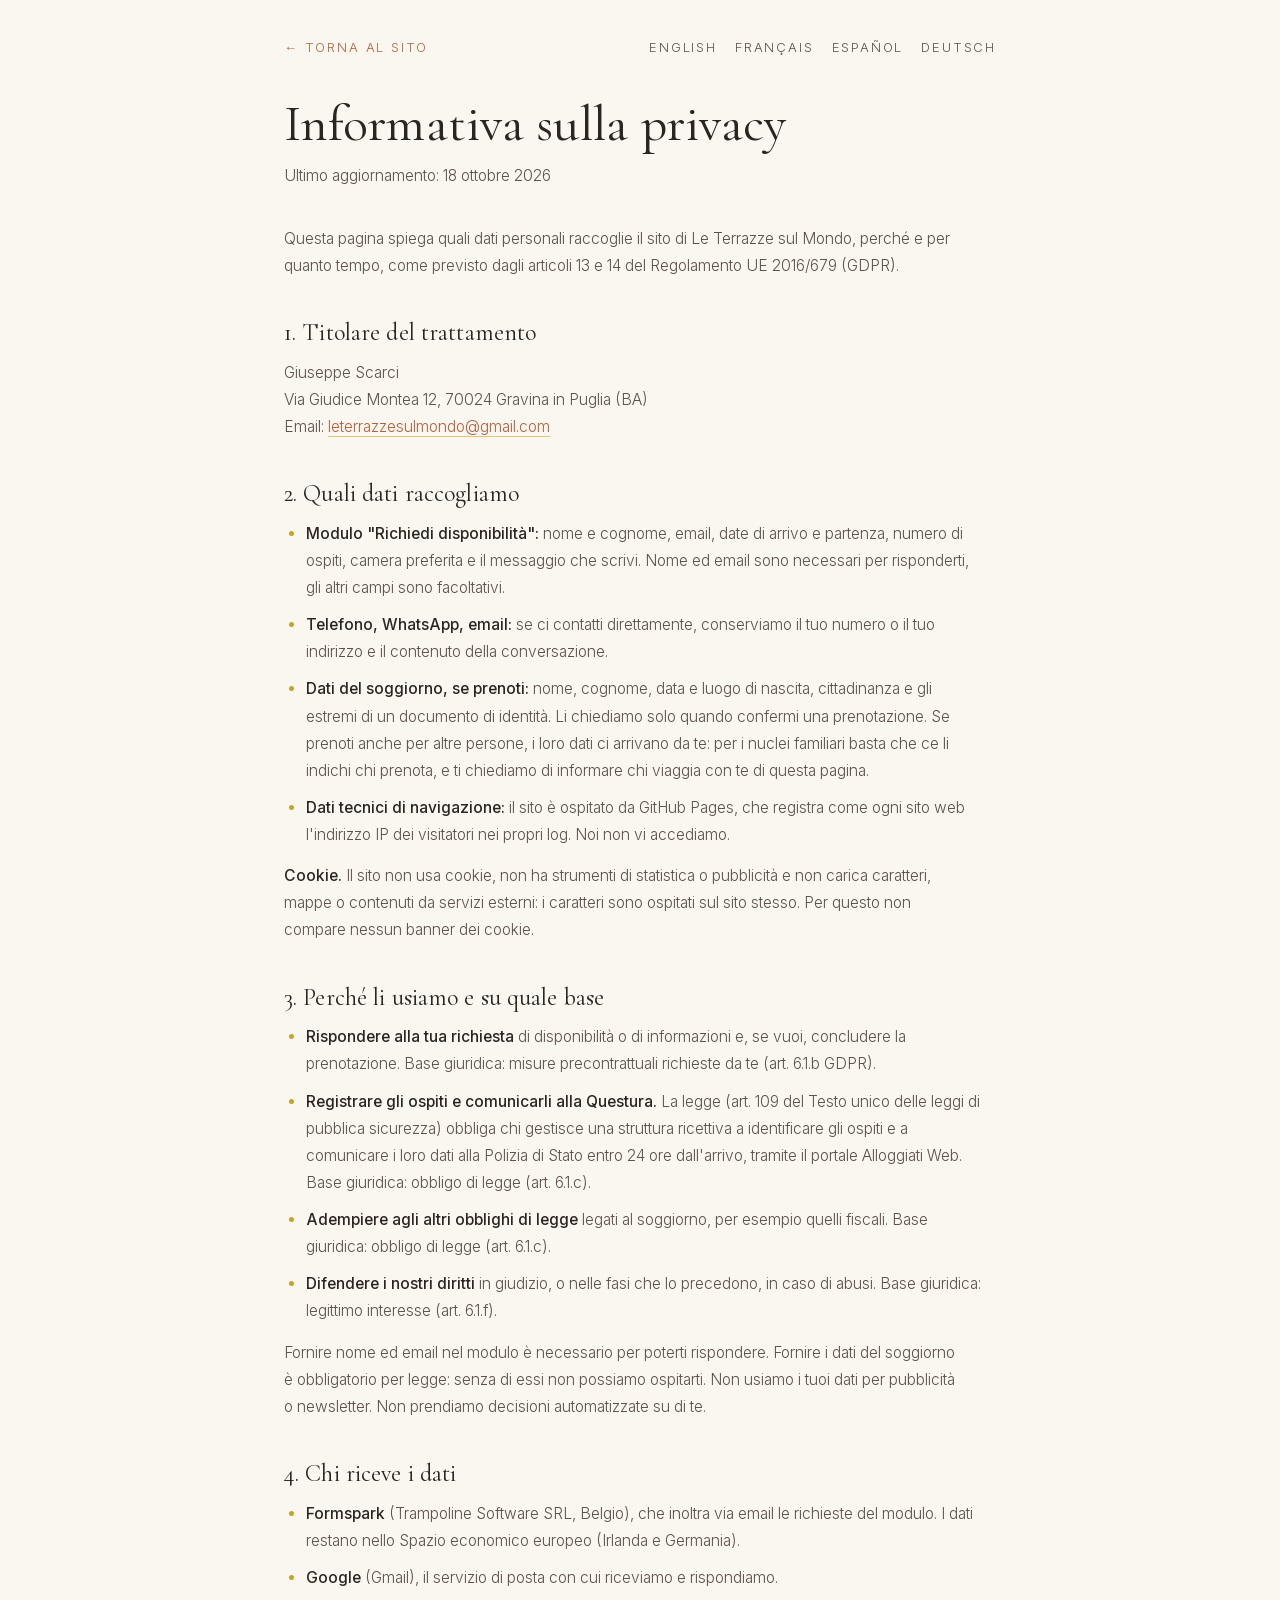
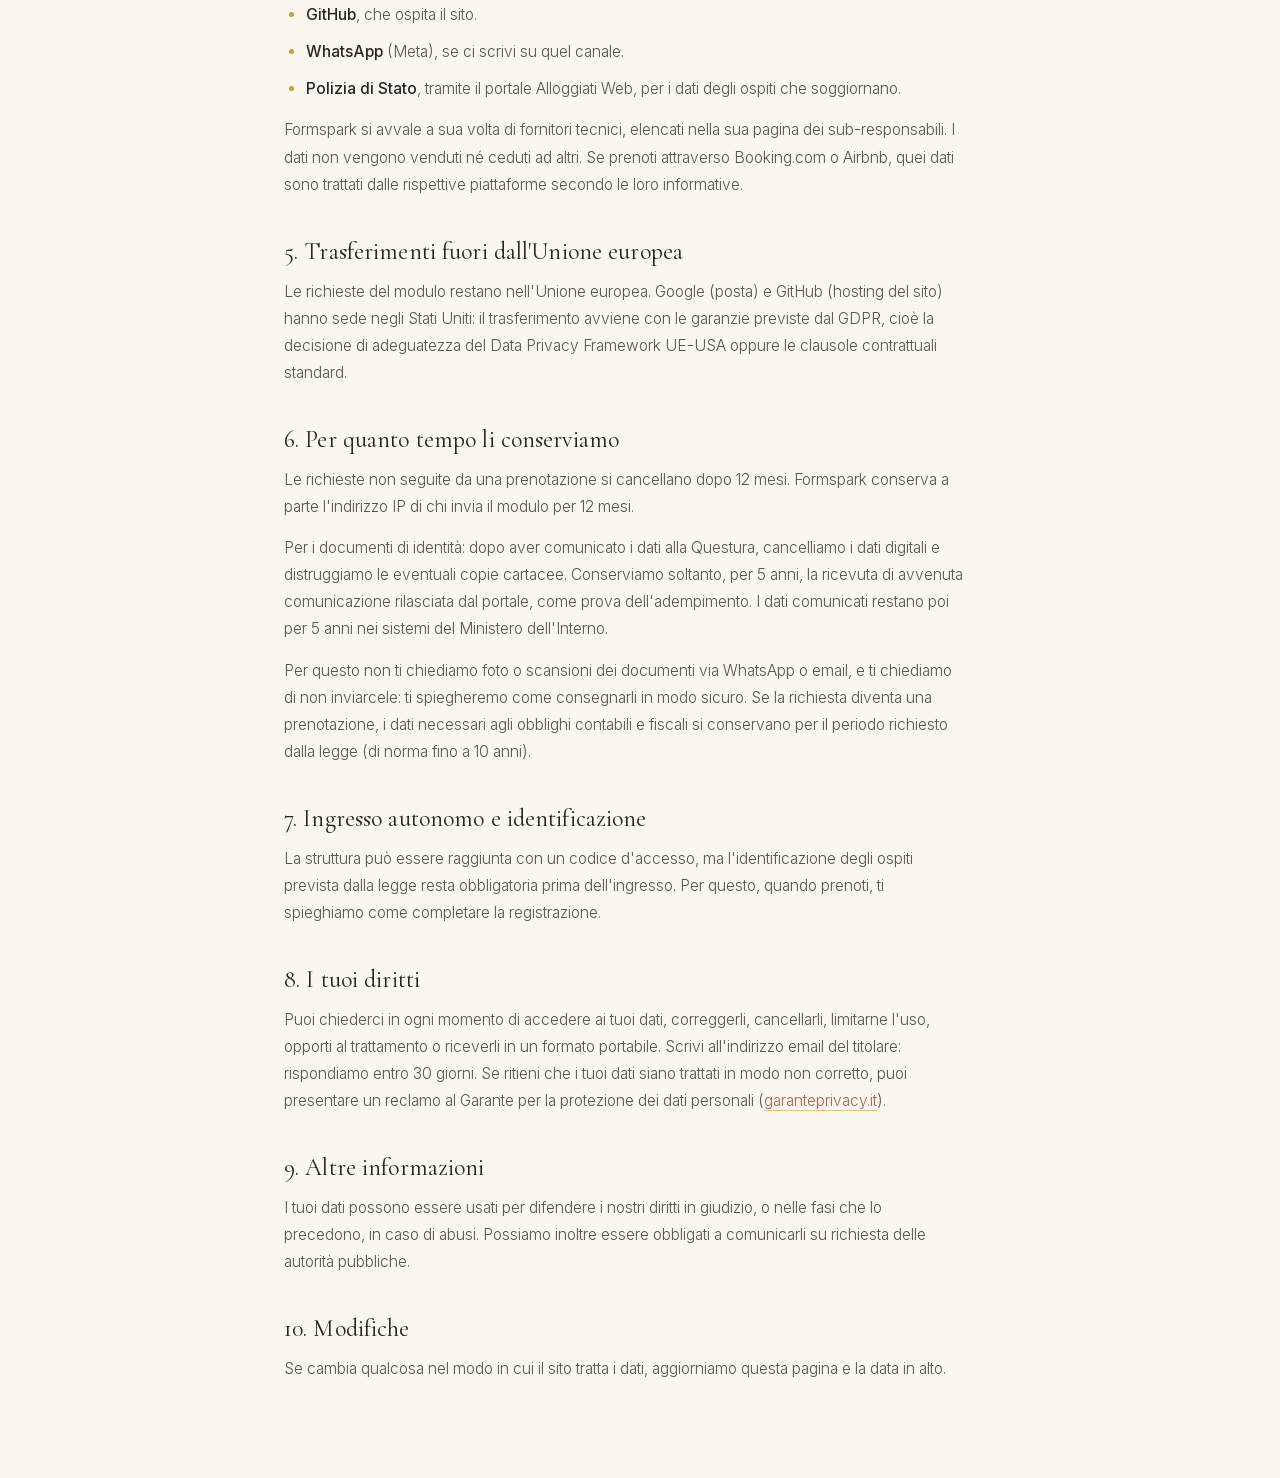
<file: privacy.html>
<!DOCTYPE html>
<html lang="it">
<head>
<meta charset="utf-8">
<meta name="viewport" content="width=device-width, initial-scale=1">
<title>Privacy — Le Terrazze sul Mondo</title>
<meta name="description" content="Informativa sulla privacy del sito Le Terrazze sul Mondo, Bed &amp; Breakfast a Gravina in Puglia.">
<link rel="canonical" href="https://leterrazzesulmondo.it/privacy.html">
<link rel="alternate" hreflang="it" href="https://leterrazzesulmondo.it/privacy.html">
<link rel="alternate" hreflang="en" href="https://leterrazzesulmondo.it/en/privacy.html">
<link rel="alternate" hreflang="fr" href="https://leterrazzesulmondo.it/fr/privacy.html">
<link rel="alternate" hreflang="es" href="https://leterrazzesulmondo.it/es/privacy.html">
<link rel="alternate" hreflang="de" href="https://leterrazzesulmondo.it/de/privacy.html">
<link rel="alternate" hreflang="x-default" href="https://leterrazzesulmondo.it/privacy.html">
<link rel="icon" href="favicon.ico">
<link rel="stylesheet" href="fonts/fonts.css">
<link rel="stylesheet" href="css/style.css?v=103">
</head>
<body class="legal-page">
<header class="legal__top">
  <a href="index.html" class="legal__back">← Torna al sito</a>
  <span class="legal__langs">
    <a href="en/privacy.html" class="legal__lang" hreflang="en" lang="en">English</a>
    <a href="fr/privacy.html" class="legal__lang" hreflang="fr" lang="fr">Français</a>
    <a href="es/privacy.html" class="legal__lang" hreflang="es" lang="es">Español</a>
    <a href="de/privacy.html" class="legal__lang" hreflang="de" lang="de">Deutsch</a>
  </span>
</header>
<main class="legal">
  <h1>Informativa sulla privacy</h1>
  <p class="legal__date">Ultimo aggiornamento: 18 ottobre 2026</p>

  <p>Questa pagina spiega quali dati personali raccoglie il sito di Le Terrazze sul Mondo, perché e per quanto tempo, come previsto dagli articoli 13 e 14 del Regolamento UE 2016/679 (GDPR).</p>

  <h2>1. Titolare del trattamento</h2>
  <p>Giuseppe Scarci<br>
  Via Giudice Montea 12, 70024 Gravina in Puglia (BA)<br>
  Email: <a href="mailto:leterrazzesulmondo@gmail.com">leterrazzesulmondo@gmail.com</a></p>

  <h2>2. Quali dati raccogliamo</h2>
  <ul>
    <li><strong>Modulo "Richiedi disponibilità":</strong> nome e cognome, email, date di arrivo e partenza, numero di ospiti, camera preferita e il messaggio che scrivi. Nome ed email sono necessari per risponderti, gli altri campi sono facoltativi.</li>
    <li><strong>Telefono, WhatsApp, email:</strong> se ci contatti direttamente, conserviamo il tuo numero o il tuo indirizzo e il contenuto della conversazione.</li>
    <li><strong>Dati del soggiorno, se prenoti:</strong> nome, cognome, data e luogo di nascita, cittadinanza e gli estremi di un documento di identità. Li chiediamo solo quando confermi una prenotazione. Se prenoti anche per altre persone, i loro dati ci arrivano da te: per i nuclei familiari basta che ce li indichi chi prenota, e ti chiediamo di informare chi viaggia con te di questa pagina.</li>
    <li><strong>Dati tecnici di navigazione:</strong> il sito è ospitato da GitHub Pages, che registra come ogni sito web l'indirizzo IP dei visitatori nei propri log. Noi non vi accediamo.</li>
  </ul>
  <p><strong>Cookie.</strong> Il sito non usa cookie, non ha strumenti di statistica o pubblicità e non carica caratteri, mappe o contenuti da servizi esterni: i caratteri sono ospitati sul sito stesso. Per questo non compare nessun banner dei cookie.</p>

  <h2>3. Perché li usiamo e su quale base</h2>
  <ul>
    <li><strong>Rispondere alla tua richiesta</strong> di disponibilità o di informazioni e, se vuoi, concludere la prenotazione. Base giuridica: misure precontrattuali richieste da te (art. 6.1.b GDPR).</li>
    <li><strong>Registrare gli ospiti e comunicarli alla Questura.</strong> La legge (art. 109 del Testo unico delle leggi di pubblica sicurezza) obbliga chi gestisce una struttura ricettiva a identificare gli ospiti e a comunicare i loro dati alla Polizia di Stato entro 24 ore dall'arrivo, tramite il portale Alloggiati Web. Base giuridica: obbligo di legge (art. 6.1.c).</li>
    <li><strong>Adempiere agli altri obblighi di legge</strong> legati al soggiorno, per esempio quelli fiscali. Base giuridica: obbligo di legge (art. 6.1.c).</li>
    <li><strong>Difendere i nostri diritti</strong> in giudizio, o nelle fasi che lo precedono, in caso di abusi. Base giuridica: legittimo interesse (art. 6.1.f).</li>
  </ul>
  <p>Fornire nome ed email nel modulo è necessario per poterti rispondere. Fornire i dati del soggiorno è obbligatorio per legge: senza di essi non possiamo ospitarti. Non usiamo i tuoi dati per pubblicità o newsletter. Non prendiamo decisioni automatizzate su di te.</p>

  <h2>4. Chi riceve i dati</h2>
  <ul>
    <li><strong>Formspark</strong> (Trampoline Software SRL, Belgio), che inoltra via email le richieste del modulo. I dati restano nello Spazio economico europeo (Irlanda e Germania).</li>
    <li><strong>Google</strong> (Gmail), il servizio di posta con cui riceviamo e rispondiamo.</li>
    <li><strong>GitHub</strong>, che ospita il sito.</li>
    <li><strong>WhatsApp</strong> (Meta), se ci scrivi su quel canale.</li>
    <li><strong>Polizia di Stato</strong>, tramite il portale Alloggiati Web, per i dati degli ospiti che soggiornano.</li>
  </ul>
  <p>Formspark si avvale a sua volta di fornitori tecnici, elencati nella sua pagina dei sub-responsabili. I dati non vengono venduti né ceduti ad altri. Se prenoti attraverso Booking.com o Airbnb, quei dati sono trattati dalle rispettive piattaforme secondo le loro informative.</p>

  <h2>5. Trasferimenti fuori dall'Unione europea</h2>
  <p>Le richieste del modulo restano nell'Unione europea. Google (posta) e GitHub (hosting del sito) hanno sede negli Stati Uniti: il trasferimento avviene con le garanzie previste dal GDPR, cioè la decisione di adeguatezza del Data Privacy Framework UE-USA oppure le clausole contrattuali standard.</p>

  <h2>6. Per quanto tempo li conserviamo</h2>
  <p>Le richieste non seguite da una prenotazione si cancellano dopo 12 mesi. Formspark conserva a parte l'indirizzo IP di chi invia il modulo per 12 mesi.</p>
  <p>Per i documenti di identità: dopo aver comunicato i dati alla Questura, cancelliamo i dati digitali e distruggiamo le eventuali copie cartacee. Conserviamo soltanto, per 5 anni, la ricevuta di avvenuta comunicazione rilasciata dal portale, come prova dell'adempimento. I dati comunicati restano poi per 5 anni nei sistemi del Ministero dell'Interno.</p>
  <p>Per questo non ti chiediamo foto o scansioni dei documenti via WhatsApp o email, e ti chiediamo di non inviarcele: ti spiegheremo come consegnarli in modo sicuro. Se la richiesta diventa una prenotazione, i dati necessari agli obblighi contabili e fiscali si conservano per il periodo richiesto dalla legge (di norma fino a 10 anni).</p>

  <h2>7. Ingresso autonomo e identificazione</h2>
  <p>La struttura può essere raggiunta con un codice d'accesso, ma l'identificazione degli ospiti prevista dalla legge resta obbligatoria prima dell'ingresso. Per questo, quando prenoti, ti spieghiamo come completare la registrazione.</p>

  <h2>8. I tuoi diritti</h2>
  <p>Puoi chiederci in ogni momento di accedere ai tuoi dati, correggerli, cancellarli, limitarne l'uso, opporti al trattamento o riceverli in un formato portabile. Scrivi all'indirizzo email del titolare: rispondiamo entro 30 giorni. Se ritieni che i tuoi dati siano trattati in modo non corretto, puoi presentare un reclamo al Garante per la protezione dei dati personali (<a href="https://www.garanteprivacy.it" target="_blank" rel="noopener">garanteprivacy.it</a>).</p>

  <h2>9. Altre informazioni</h2>
  <p>I tuoi dati possono essere usati per difendere i nostri diritti in giudizio, o nelle fasi che lo precedono, in caso di abusi. Possiamo inoltre essere obbligati a comunicarli su richiesta delle autorità pubbliche.</p>

  <h2>10. Modifiche</h2>
  <p>Se cambia qualcosa nel modo in cui il sito tratta i dati, aggiorniamo questa pagina e la data in alto.</p>
</main>
</body>
</html>
</file>
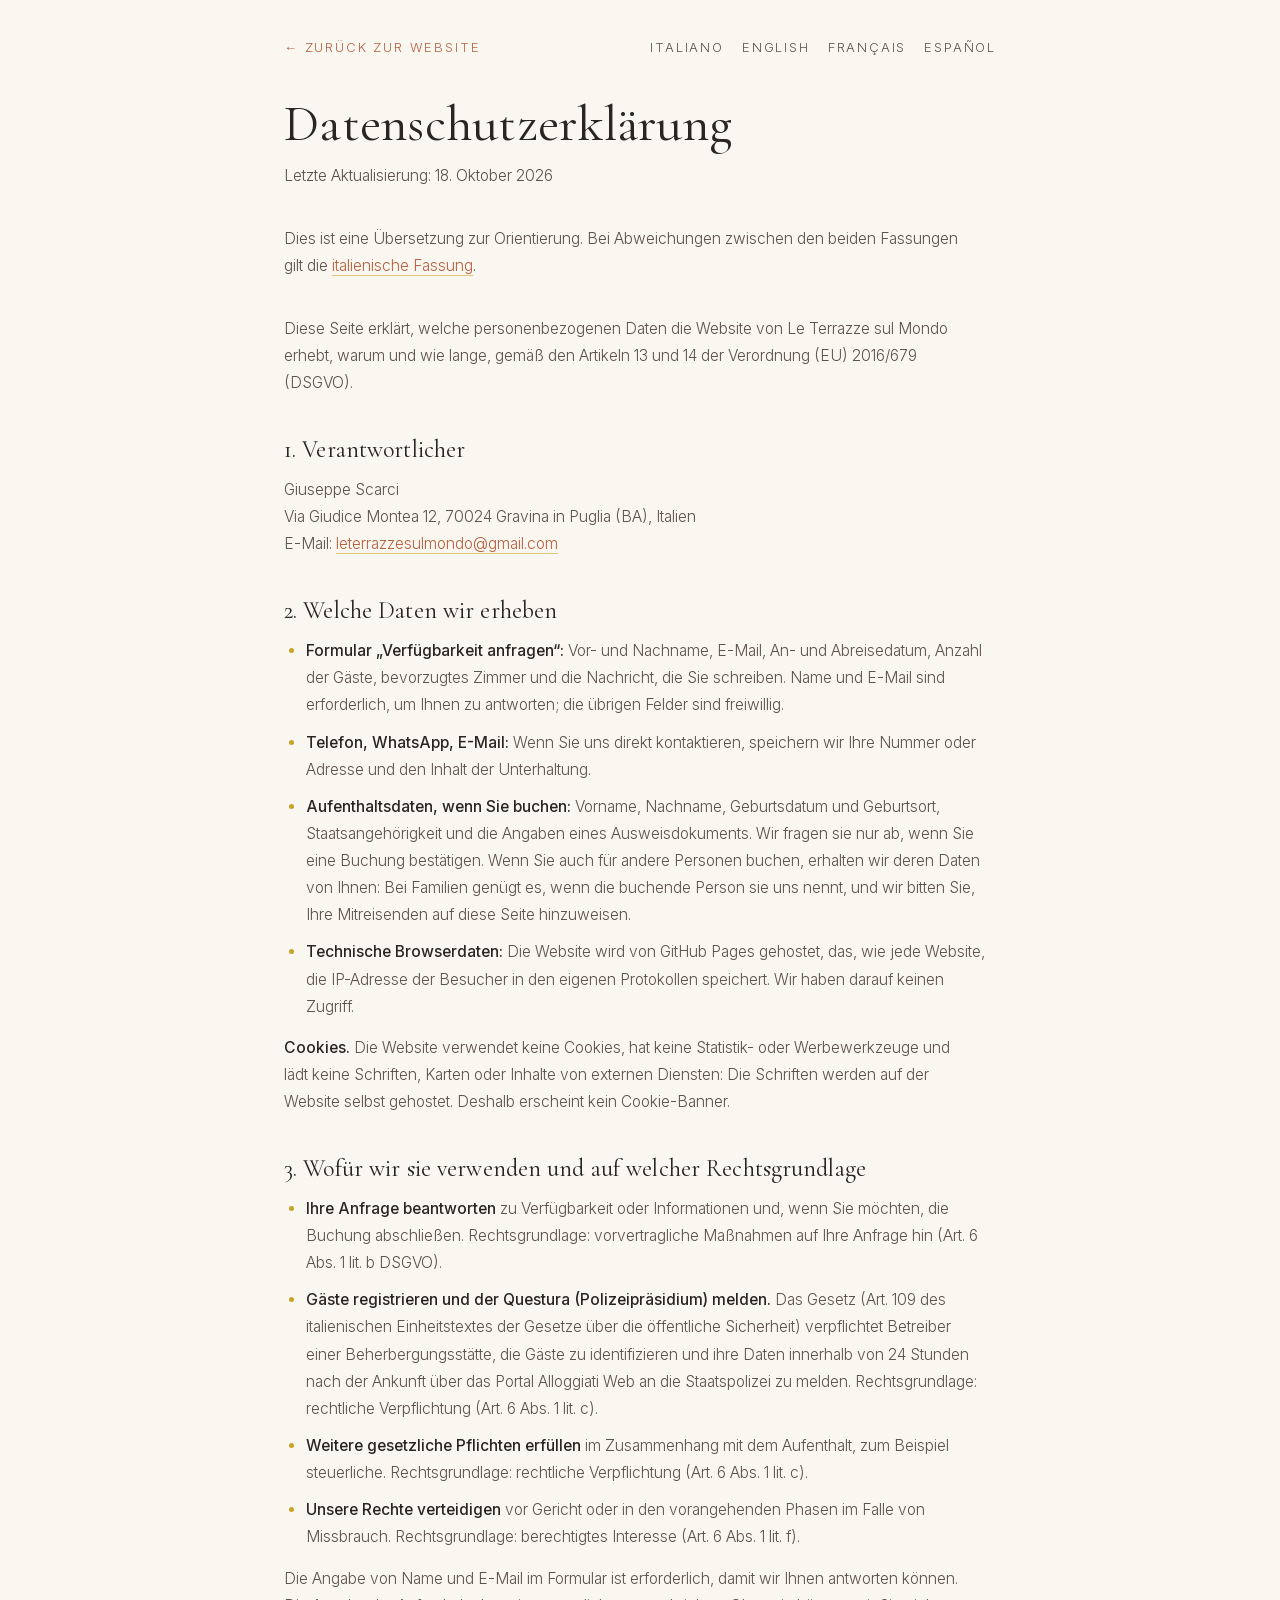
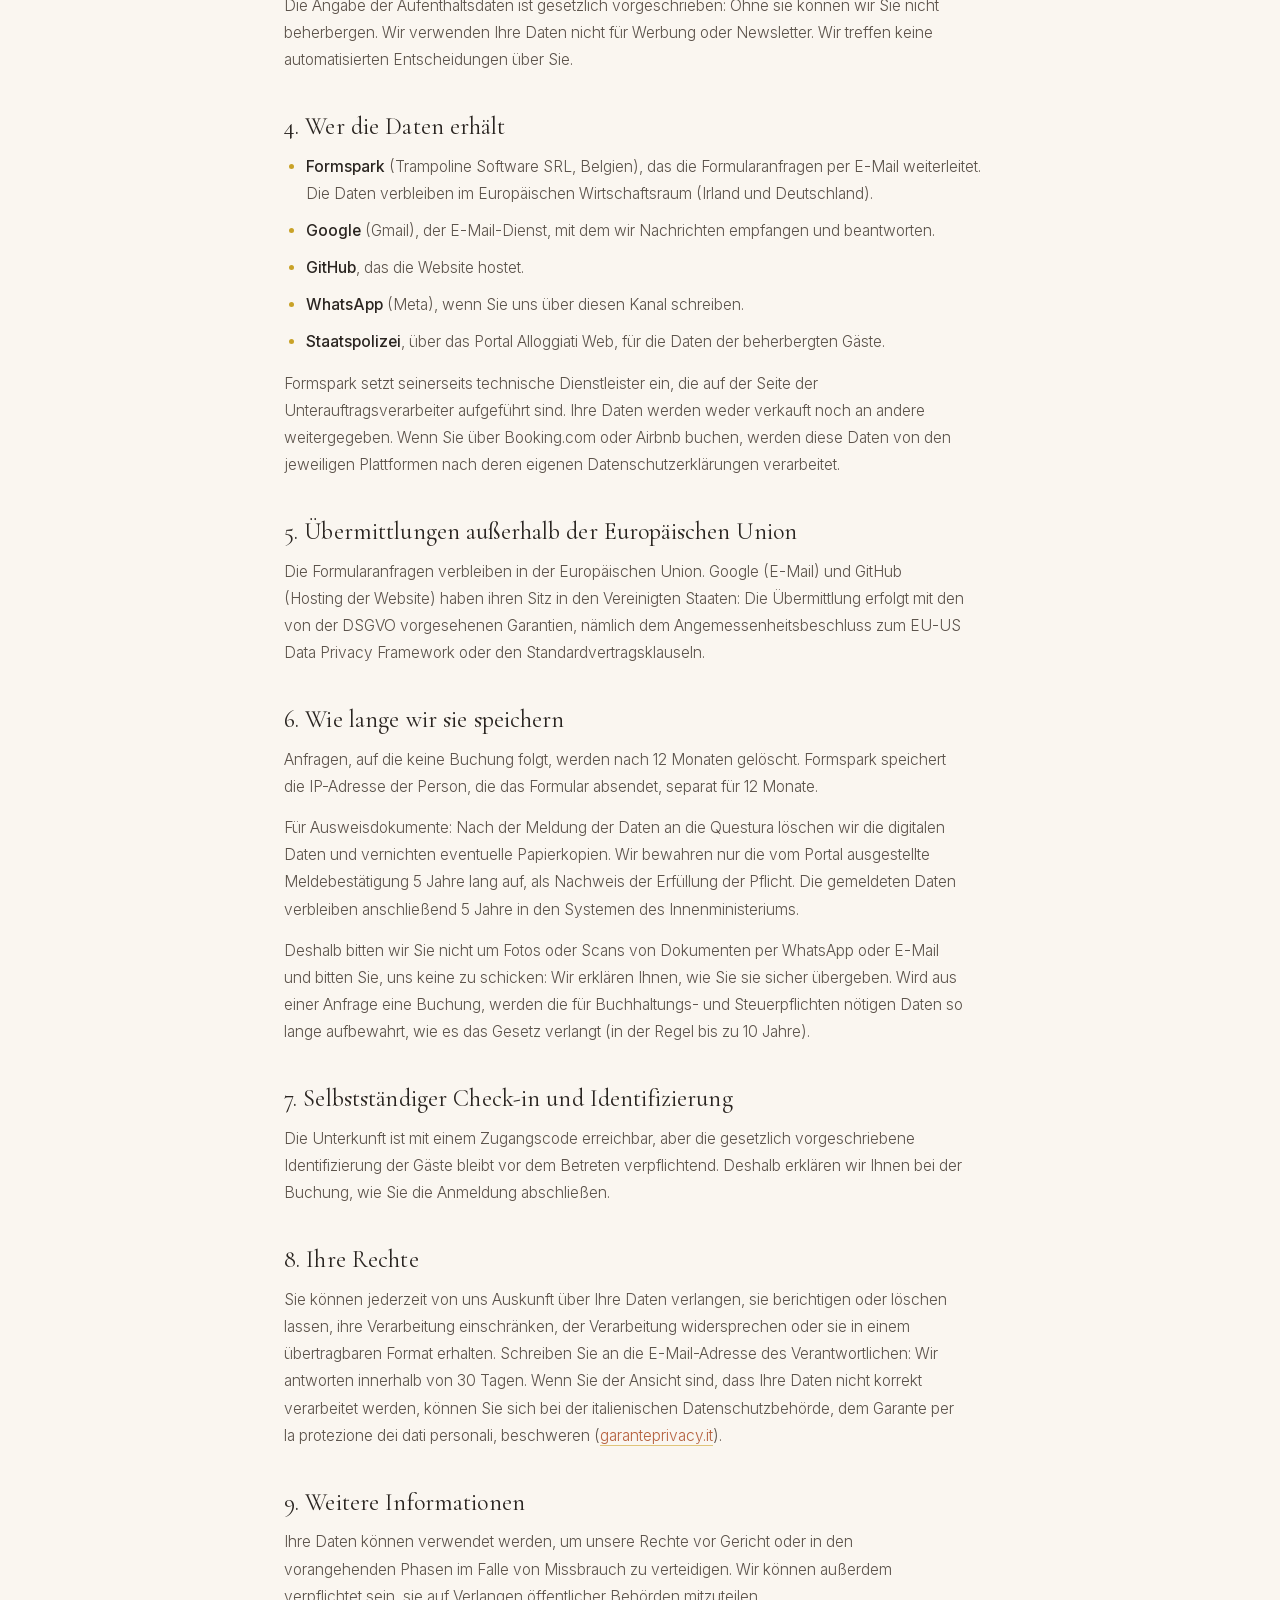
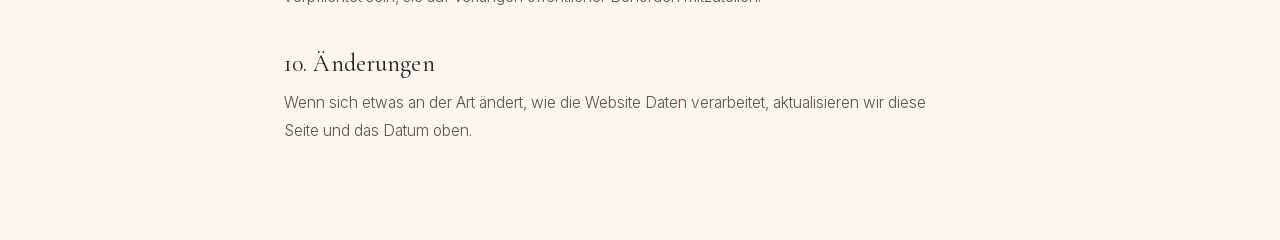
<file: de/privacy.html>
<!DOCTYPE html>
<html lang="de">
<head>
<meta charset="utf-8">
<meta name="viewport" content="width=device-width, initial-scale=1">
<title>Datenschutz — Le Terrazze sul Mondo</title>
<meta name="description" content="Datenschutzerklärung der Website Le Terrazze sul Mondo, Bed &amp; Breakfast in Gravina in Puglia.">
<link rel="canonical" href="https://leterrazzesulmondo.it/de/privacy.html">
<link rel="alternate" hreflang="it" href="https://leterrazzesulmondo.it/privacy.html">
<link rel="alternate" hreflang="en" href="https://leterrazzesulmondo.it/en/privacy.html">
<link rel="alternate" hreflang="fr" href="https://leterrazzesulmondo.it/fr/privacy.html">
<link rel="alternate" hreflang="es" href="https://leterrazzesulmondo.it/es/privacy.html">
<link rel="alternate" hreflang="de" href="https://leterrazzesulmondo.it/de/privacy.html">
<link rel="alternate" hreflang="x-default" href="https://leterrazzesulmondo.it/privacy.html">
<link rel="icon" href="../favicon.ico">
<link rel="stylesheet" href="../fonts/fonts.css">
<link rel="stylesheet" href="../css/style.css?v=103">
</head>
<body class="legal-page">
<header class="legal__top">
  <a href="index.html" class="legal__back">← Zurück zur Website</a>
  <span class="legal__langs">
    <a href="../privacy.html" class="legal__lang" hreflang="it" lang="it">Italiano</a>
    <a href="../en/privacy.html" class="legal__lang" hreflang="en" lang="en">English</a>
    <a href="../fr/privacy.html" class="legal__lang" hreflang="fr" lang="fr">Français</a>
    <a href="../es/privacy.html" class="legal__lang" hreflang="es" lang="es">Español</a>
  </span>
</header>
<main class="legal">
  <h1>Datenschutzerklärung</h1>
  <p class="legal__date">Letzte Aktualisierung: 18. Oktober 2026</p>
  <p class="legal__date">Dies ist eine Übersetzung zur Orientierung. Bei Abweichungen zwischen den beiden Fassungen gilt die <a href="../privacy.html" hreflang="it" lang="it">italienische Fassung</a>.</p>

  <p>Diese Seite erklärt, welche personenbezogenen Daten die Website von Le Terrazze sul Mondo erhebt, warum und wie lange, gemäß den Artikeln 13 und 14 der Verordnung (EU) 2016/679 (DSGVO).</p>

  <h2>1. Verantwortlicher</h2>
  <p>Giuseppe Scarci<br>
  Via Giudice Montea 12, 70024 Gravina in Puglia (BA), Italien<br>
  E-Mail: <a href="mailto:leterrazzesulmondo@gmail.com">leterrazzesulmondo@gmail.com</a></p>

  <h2>2. Welche Daten wir erheben</h2>
  <ul>
    <li><strong>Formular „Verfügbarkeit anfragen“:</strong> Vor- und Nachname, E-Mail, An- und Abreisedatum, Anzahl der Gäste, bevorzugtes Zimmer und die Nachricht, die Sie schreiben. Name und E-Mail sind erforderlich, um Ihnen zu antworten; die übrigen Felder sind freiwillig.</li>
    <li><strong>Telefon, WhatsApp, E-Mail:</strong> Wenn Sie uns direkt kontaktieren, speichern wir Ihre Nummer oder Adresse und den Inhalt der Unterhaltung.</li>
    <li><strong>Aufenthaltsdaten, wenn Sie buchen:</strong> Vorname, Nachname, Geburtsdatum und Geburtsort, Staatsangehörigkeit und die Angaben eines Ausweisdokuments. Wir fragen sie nur ab, wenn Sie eine Buchung bestätigen. Wenn Sie auch für andere Personen buchen, erhalten wir deren Daten von Ihnen: Bei Familien genügt es, wenn die buchende Person sie uns nennt, und wir bitten Sie, Ihre Mitreisenden auf diese Seite hinzuweisen.</li>
    <li><strong>Technische Browserdaten:</strong> Die Website wird von GitHub Pages gehostet, das, wie jede Website, die IP-Adresse der Besucher in den eigenen Protokollen speichert. Wir haben darauf keinen Zugriff.</li>
  </ul>
  <p><strong>Cookies.</strong> Die Website verwendet keine Cookies, hat keine Statistik- oder Werbewerkzeuge und lädt keine Schriften, Karten oder Inhalte von externen Diensten: Die Schriften werden auf der Website selbst gehostet. Deshalb erscheint kein Cookie-Banner.</p>

  <h2>3. Wofür wir sie verwenden und auf welcher Rechtsgrundlage</h2>
  <ul>
    <li><strong>Ihre Anfrage beantworten</strong> zu Verfügbarkeit oder Informationen und, wenn Sie möchten, die Buchung abschließen. Rechtsgrundlage: vorvertragliche Maßnahmen auf Ihre Anfrage hin (Art. 6 Abs. 1 lit. b DSGVO).</li>
    <li><strong>Gäste registrieren und der Questura (Polizeipräsidium) melden.</strong> Das Gesetz (Art. 109 des italienischen Einheitstextes der Gesetze über die öffentliche Sicherheit) verpflichtet Betreiber einer Beherbergungsstätte, die Gäste zu identifizieren und ihre Daten innerhalb von 24 Stunden nach der Ankunft über das Portal Alloggiati Web an die Staatspolizei zu melden. Rechtsgrundlage: rechtliche Verpflichtung (Art. 6 Abs. 1 lit. c).</li>
    <li><strong>Weitere gesetzliche Pflichten erfüllen</strong> im Zusammenhang mit dem Aufenthalt, zum Beispiel steuerliche. Rechtsgrundlage: rechtliche Verpflichtung (Art. 6 Abs. 1 lit. c).</li>
    <li><strong>Unsere Rechte verteidigen</strong> vor Gericht oder in den vorangehenden Phasen im Falle von Missbrauch. Rechtsgrundlage: berechtigtes Interesse (Art. 6 Abs. 1 lit. f).</li>
  </ul>
  <p>Die Angabe von Name und E-Mail im Formular ist erforderlich, damit wir Ihnen antworten können. Die Angabe der Aufenthaltsdaten ist gesetzlich vorgeschrieben: Ohne sie können wir Sie nicht beherbergen. Wir verwenden Ihre Daten nicht für Werbung oder Newsletter. Wir treffen keine automatisierten Entscheidungen über Sie.</p>

  <h2>4. Wer die Daten erhält</h2>
  <ul>
    <li><strong>Formspark</strong> (Trampoline Software SRL, Belgien), das die Formularanfragen per E-Mail weiterleitet. Die Daten verbleiben im Europäischen Wirtschaftsraum (Irland und Deutschland).</li>
    <li><strong>Google</strong> (Gmail), der E-Mail-Dienst, mit dem wir Nachrichten empfangen und beantworten.</li>
    <li><strong>GitHub</strong>, das die Website hostet.</li>
    <li><strong>WhatsApp</strong> (Meta), wenn Sie uns über diesen Kanal schreiben.</li>
    <li><strong>Staatspolizei</strong>, über das Portal Alloggiati Web, für die Daten der beherbergten Gäste.</li>
  </ul>
  <p>Formspark setzt seinerseits technische Dienstleister ein, die auf der Seite der Unterauftragsverarbeiter aufgeführt sind. Ihre Daten werden weder verkauft noch an andere weitergegeben. Wenn Sie über Booking.com oder Airbnb buchen, werden diese Daten von den jeweiligen Plattformen nach deren eigenen Datenschutzerklärungen verarbeitet.</p>

  <h2>5. Übermittlungen außerhalb der Europäischen Union</h2>
  <p>Die Formularanfragen verbleiben in der Europäischen Union. Google (E-Mail) und GitHub (Hosting der Website) haben ihren Sitz in den Vereinigten Staaten: Die Übermittlung erfolgt mit den von der DSGVO vorgesehenen Garantien, nämlich dem Angemessenheitsbeschluss zum EU-US Data Privacy Framework oder den Standardvertragsklauseln.</p>

  <h2>6. Wie lange wir sie speichern</h2>
  <p>Anfragen, auf die keine Buchung folgt, werden nach 12 Monaten gelöscht. Formspark speichert die IP-Adresse der Person, die das Formular absendet, separat für 12 Monate.</p>
  <p>Für Ausweisdokumente: Nach der Meldung der Daten an die Questura löschen wir die digitalen Daten und vernichten eventuelle Papierkopien. Wir bewahren nur die vom Portal ausgestellte Meldebestätigung 5 Jahre lang auf, als Nachweis der Erfüllung der Pflicht. Die gemeldeten Daten verbleiben anschließend 5 Jahre in den Systemen des Innenministeriums.</p>
  <p>Deshalb bitten wir Sie nicht um Fotos oder Scans von Dokumenten per WhatsApp oder E-Mail und bitten Sie, uns keine zu schicken: Wir erklären Ihnen, wie Sie sie sicher übergeben. Wird aus einer Anfrage eine Buchung, werden die für Buchhaltungs- und Steuerpflichten nötigen Daten so lange aufbewahrt, wie es das Gesetz verlangt (in der Regel bis zu 10 Jahre).</p>

  <h2>7. Selbstständiger Check-in und Identifizierung</h2>
  <p>Die Unterkunft ist mit einem Zugangscode erreichbar, aber die gesetzlich vorgeschriebene Identifizierung der Gäste bleibt vor dem Betreten verpflichtend. Deshalb erklären wir Ihnen bei der Buchung, wie Sie die Anmeldung abschließen.</p>

  <h2>8. Ihre Rechte</h2>
  <p>Sie können jederzeit von uns Auskunft über Ihre Daten verlangen, sie berichtigen oder löschen lassen, ihre Verarbeitung einschränken, der Verarbeitung widersprechen oder sie in einem übertragbaren Format erhalten. Schreiben Sie an die E-Mail-Adresse des Verantwortlichen: Wir antworten innerhalb von 30 Tagen. Wenn Sie der Ansicht sind, dass Ihre Daten nicht korrekt verarbeitet werden, können Sie sich bei der italienischen Datenschutzbehörde, dem Garante per la protezione dei dati personali, beschweren (<a href="https://www.garanteprivacy.it" target="_blank" rel="noopener">garanteprivacy.it</a>).</p>

  <h2>9. Weitere Informationen</h2>
  <p>Ihre Daten können verwendet werden, um unsere Rechte vor Gericht oder in den vorangehenden Phasen im Falle von Missbrauch zu verteidigen. Wir können außerdem verpflichtet sein, sie auf Verlangen öffentlicher Behörden mitzuteilen.</p>

  <h2>10. Änderungen</h2>
  <p>Wenn sich etwas an der Art ändert, wie die Website Daten verarbeitet, aktualisieren wir diese Seite und das Datum oben.</p>
</main>
</body>
</html>
</file>
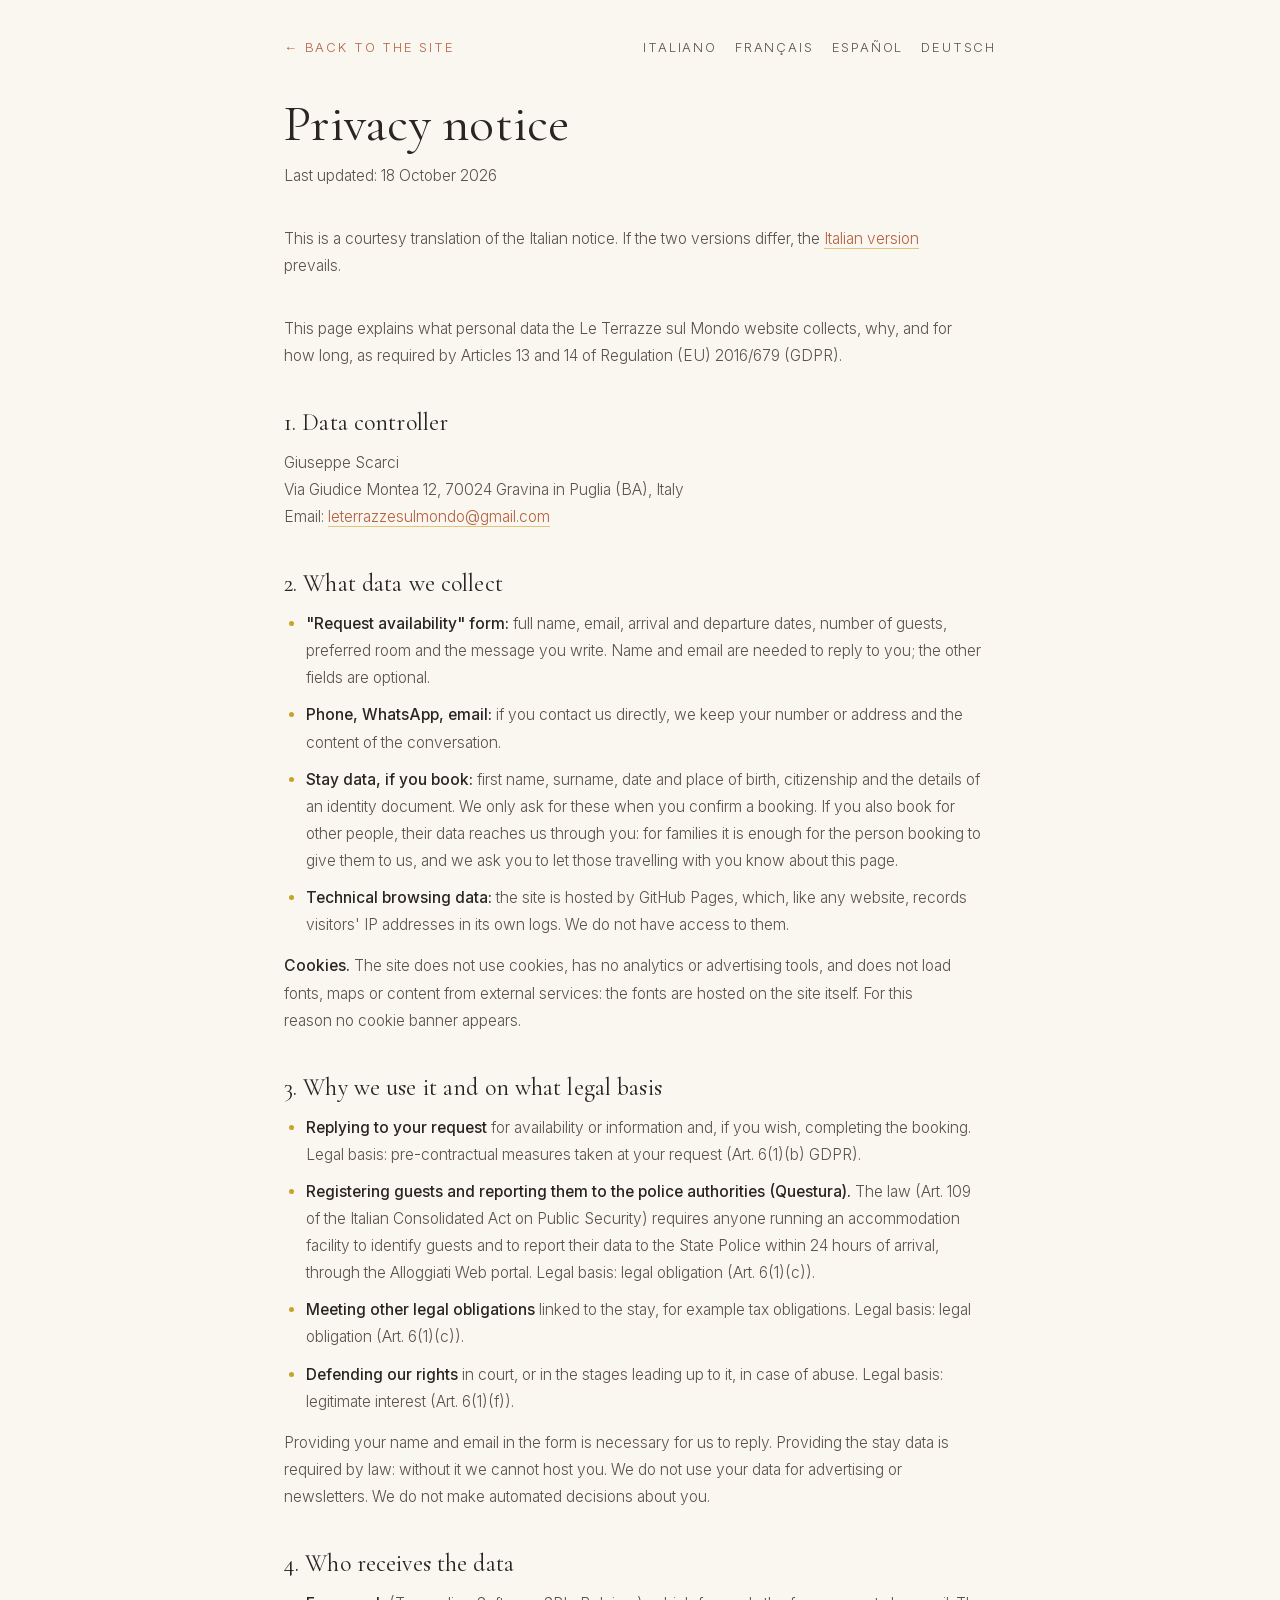
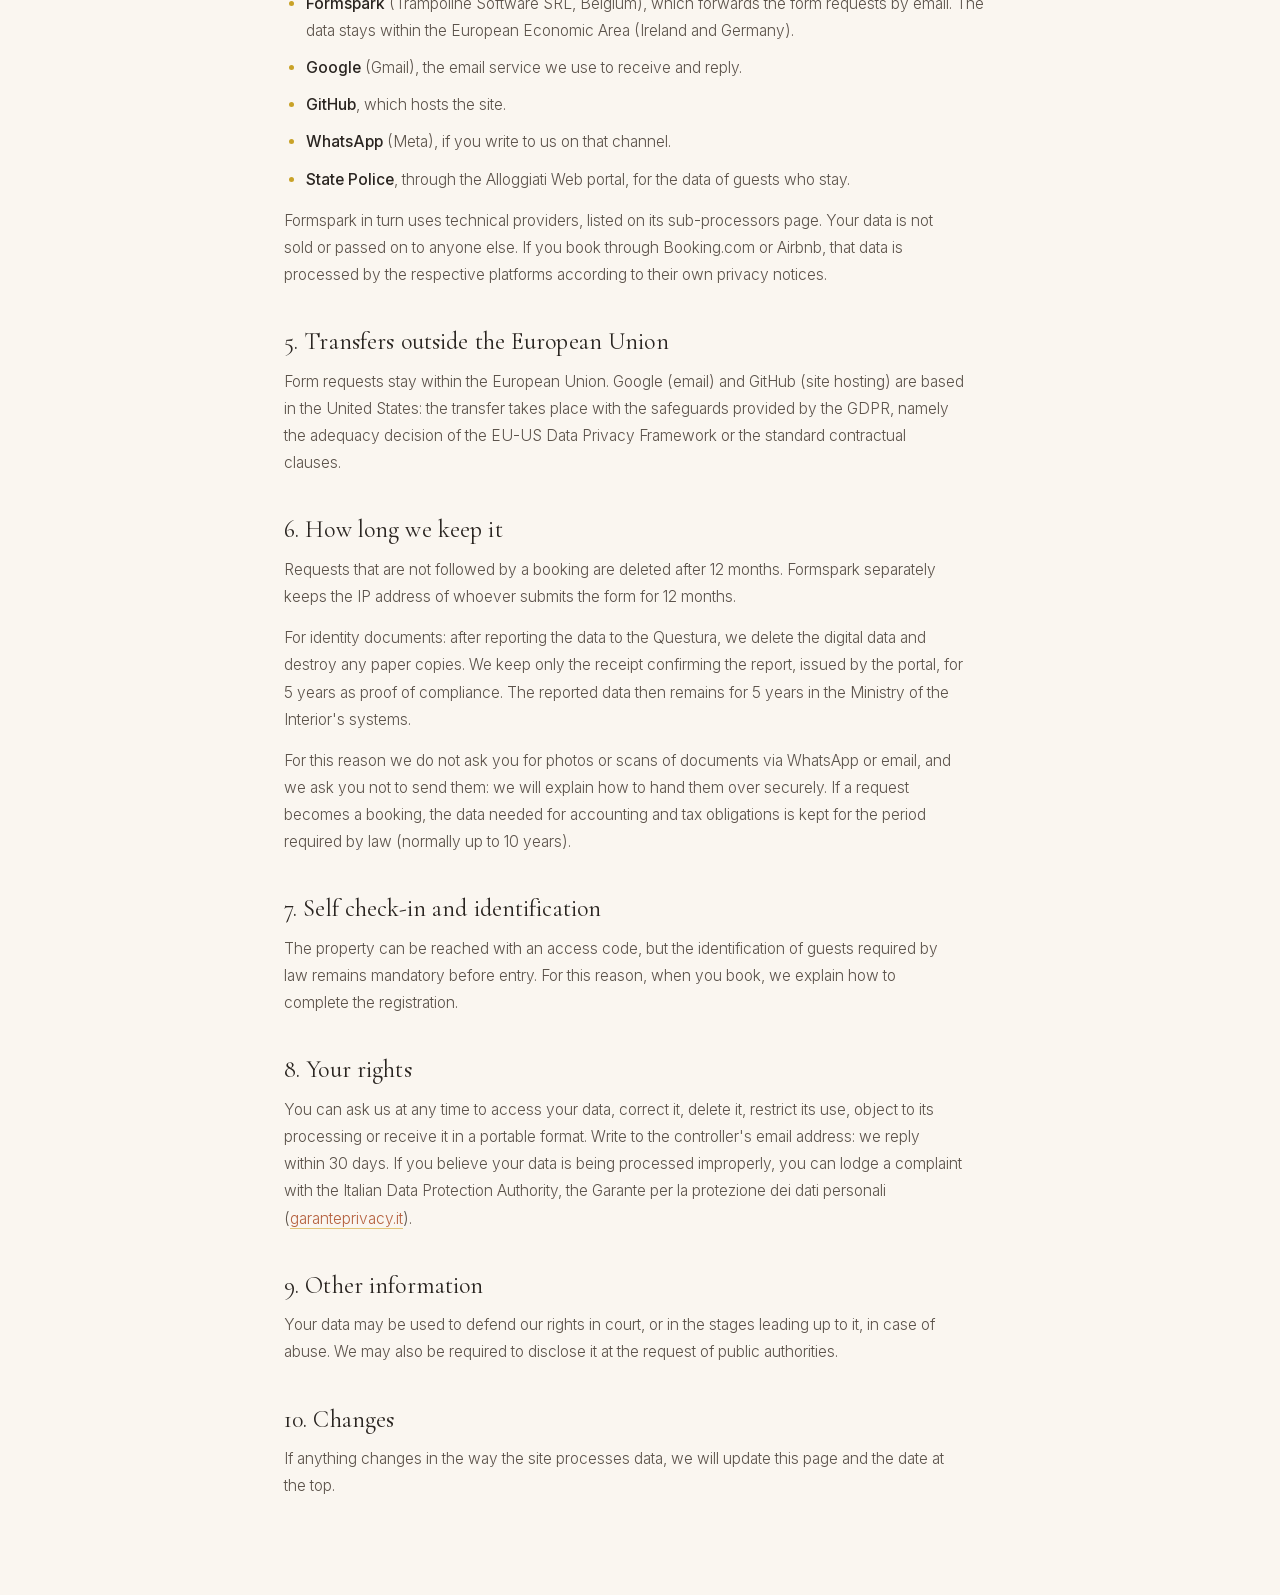
<file: en/privacy.html>
<!DOCTYPE html>
<html lang="en">
<head>
<meta charset="utf-8">
<meta name="viewport" content="width=device-width, initial-scale=1">
<title>Privacy — Le Terrazze sul Mondo</title>
<meta name="description" content="Privacy notice for the Le Terrazze sul Mondo website, Bed &amp; Breakfast in Gravina in Puglia.">
<link rel="canonical" href="https://leterrazzesulmondo.it/en/privacy.html">
<link rel="alternate" hreflang="it" href="https://leterrazzesulmondo.it/privacy.html">
<link rel="alternate" hreflang="en" href="https://leterrazzesulmondo.it/en/privacy.html">
<link rel="alternate" hreflang="fr" href="https://leterrazzesulmondo.it/fr/privacy.html">
<link rel="alternate" hreflang="es" href="https://leterrazzesulmondo.it/es/privacy.html">
<link rel="alternate" hreflang="de" href="https://leterrazzesulmondo.it/de/privacy.html">
<link rel="alternate" hreflang="x-default" href="https://leterrazzesulmondo.it/privacy.html">
<link rel="icon" href="../favicon.ico">
<link rel="stylesheet" href="../fonts/fonts.css">
<link rel="stylesheet" href="../css/style.css?v=103">
</head>
<body class="legal-page">
<header class="legal__top">
  <a href="index.html" class="legal__back">← Back to the site</a>
  <span class="legal__langs">
    <a href="../privacy.html" class="legal__lang" hreflang="it" lang="it">Italiano</a>
    <a href="../fr/privacy.html" class="legal__lang" hreflang="fr" lang="fr">Français</a>
    <a href="../es/privacy.html" class="legal__lang" hreflang="es" lang="es">Español</a>
    <a href="../de/privacy.html" class="legal__lang" hreflang="de" lang="de">Deutsch</a>
  </span>
</header>
<main class="legal">
  <h1>Privacy notice</h1>
  <p class="legal__date">Last updated: 18 October 2026</p>
  <p class="legal__date">This is a courtesy translation of the Italian notice. If the two versions differ, the <a href="../privacy.html" hreflang="it" lang="it">Italian version</a> prevails.</p>

  <p>This page explains what personal data the Le Terrazze sul Mondo website collects, why, and for how long, as required by Articles 13 and 14 of Regulation (EU) 2016/679 (GDPR).</p>

  <h2>1. Data controller</h2>
  <p>Giuseppe Scarci<br>
  Via Giudice Montea 12, 70024 Gravina in Puglia (BA), Italy<br>
  Email: <a href="mailto:leterrazzesulmondo@gmail.com">leterrazzesulmondo@gmail.com</a></p>

  <h2>2. What data we collect</h2>
  <ul>
    <li><strong>"Request availability" form:</strong> full name, email, arrival and departure dates, number of guests, preferred room and the message you write. Name and email are needed to reply to you; the other fields are optional.</li>
    <li><strong>Phone, WhatsApp, email:</strong> if you contact us directly, we keep your number or address and the content of the conversation.</li>
    <li><strong>Stay data, if you book:</strong> first name, surname, date and place of birth, citizenship and the details of an identity document. We only ask for these when you confirm a booking. If you also book for other people, their data reaches us through you: for families it is enough for the person booking to give them to us, and we ask you to let those travelling with you know about this page.</li>
    <li><strong>Technical browsing data:</strong> the site is hosted by GitHub Pages, which, like any website, records visitors' IP addresses in its own logs. We do not have access to them.</li>
  </ul>
  <p><strong>Cookies.</strong> The site does not use cookies, has no analytics or advertising tools, and does not load fonts, maps or content from external services: the fonts are hosted on the site itself. For this reason no cookie banner appears.</p>

  <h2>3. Why we use it and on what legal basis</h2>
  <ul>
    <li><strong>Replying to your request</strong> for availability or information and, if you wish, completing the booking. Legal basis: pre-contractual measures taken at your request (Art. 6(1)(b) GDPR).</li>
    <li><strong>Registering guests and reporting them to the police authorities (Questura).</strong> The law (Art. 109 of the Italian Consolidated Act on Public Security) requires anyone running an accommodation facility to identify guests and to report their data to the State Police within 24 hours of arrival, through the Alloggiati Web portal. Legal basis: legal obligation (Art. 6(1)(c)).</li>
    <li><strong>Meeting other legal obligations</strong> linked to the stay, for example tax obligations. Legal basis: legal obligation (Art. 6(1)(c)).</li>
    <li><strong>Defending our rights</strong> in court, or in the stages leading up to it, in case of abuse. Legal basis: legitimate interest (Art. 6(1)(f)).</li>
  </ul>
  <p>Providing your name and email in the form is necessary for us to reply. Providing the stay data is required by law: without it we cannot host you. We do not use your data for advertising or newsletters. We do not make automated decisions about you.</p>

  <h2>4. Who receives the data</h2>
  <ul>
    <li><strong>Formspark</strong> (Trampoline Software SRL, Belgium), which forwards the form requests by email. The data stays within the European Economic Area (Ireland and Germany).</li>
    <li><strong>Google</strong> (Gmail), the email service we use to receive and reply.</li>
    <li><strong>GitHub</strong>, which hosts the site.</li>
    <li><strong>WhatsApp</strong> (Meta), if you write to us on that channel.</li>
    <li><strong>State Police</strong>, through the Alloggiati Web portal, for the data of guests who stay.</li>
  </ul>
  <p>Formspark in turn uses technical providers, listed on its sub-processors page. Your data is not sold or passed on to anyone else. If you book through Booking.com or Airbnb, that data is processed by the respective platforms according to their own privacy notices.</p>

  <h2>5. Transfers outside the European Union</h2>
  <p>Form requests stay within the European Union. Google (email) and GitHub (site hosting) are based in the United States: the transfer takes place with the safeguards provided by the GDPR, namely the adequacy decision of the EU-US Data Privacy Framework or the standard contractual clauses.</p>

  <h2>6. How long we keep it</h2>
  <p>Requests that are not followed by a booking are deleted after 12 months. Formspark separately keeps the IP address of whoever submits the form for 12 months.</p>
  <p>For identity documents: after reporting the data to the Questura, we delete the digital data and destroy any paper copies. We keep only the receipt confirming the report, issued by the portal, for 5 years as proof of compliance. The reported data then remains for 5 years in the Ministry of the Interior's systems.</p>
  <p>For this reason we do not ask you for photos or scans of documents via WhatsApp or email, and we ask you not to send them: we will explain how to hand them over securely. If a request becomes a booking, the data needed for accounting and tax obligations is kept for the period required by law (normally up to 10 years).</p>

  <h2>7. Self check-in and identification</h2>
  <p>The property can be reached with an access code, but the identification of guests required by law remains mandatory before entry. For this reason, when you book, we explain how to complete the registration.</p>

  <h2>8. Your rights</h2>
  <p>You can ask us at any time to access your data, correct it, delete it, restrict its use, object to its processing or receive it in a portable format. Write to the controller's email address: we reply within 30 days. If you believe your data is being processed improperly, you can lodge a complaint with the Italian Data Protection Authority, the Garante per la protezione dei dati personali (<a href="https://www.garanteprivacy.it" target="_blank" rel="noopener">garanteprivacy.it</a>).</p>

  <h2>9. Other information</h2>
  <p>Your data may be used to defend our rights in court, or in the stages leading up to it, in case of abuse. We may also be required to disclose it at the request of public authorities.</p>

  <h2>10. Changes</h2>
  <p>If anything changes in the way the site processes data, we will update this page and the date at the top.</p>
</main>
</body>
</html>
</file>
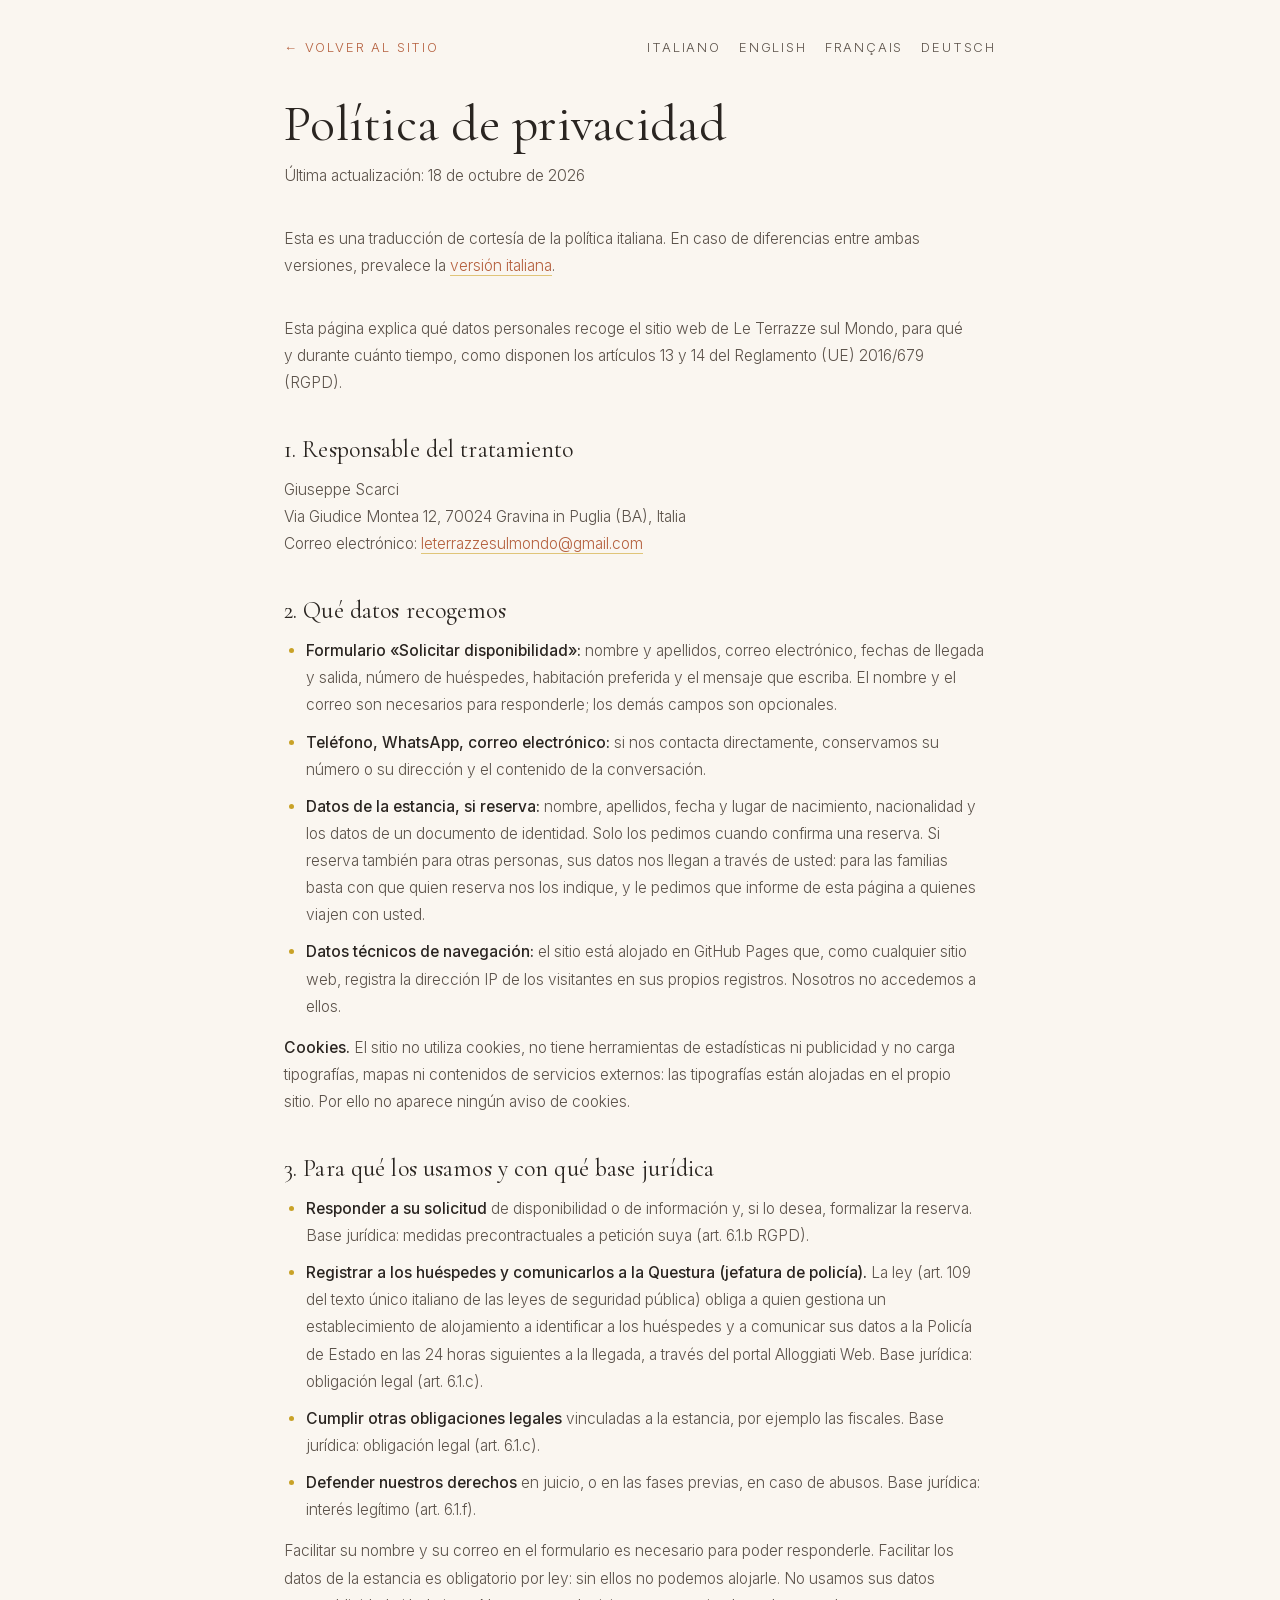
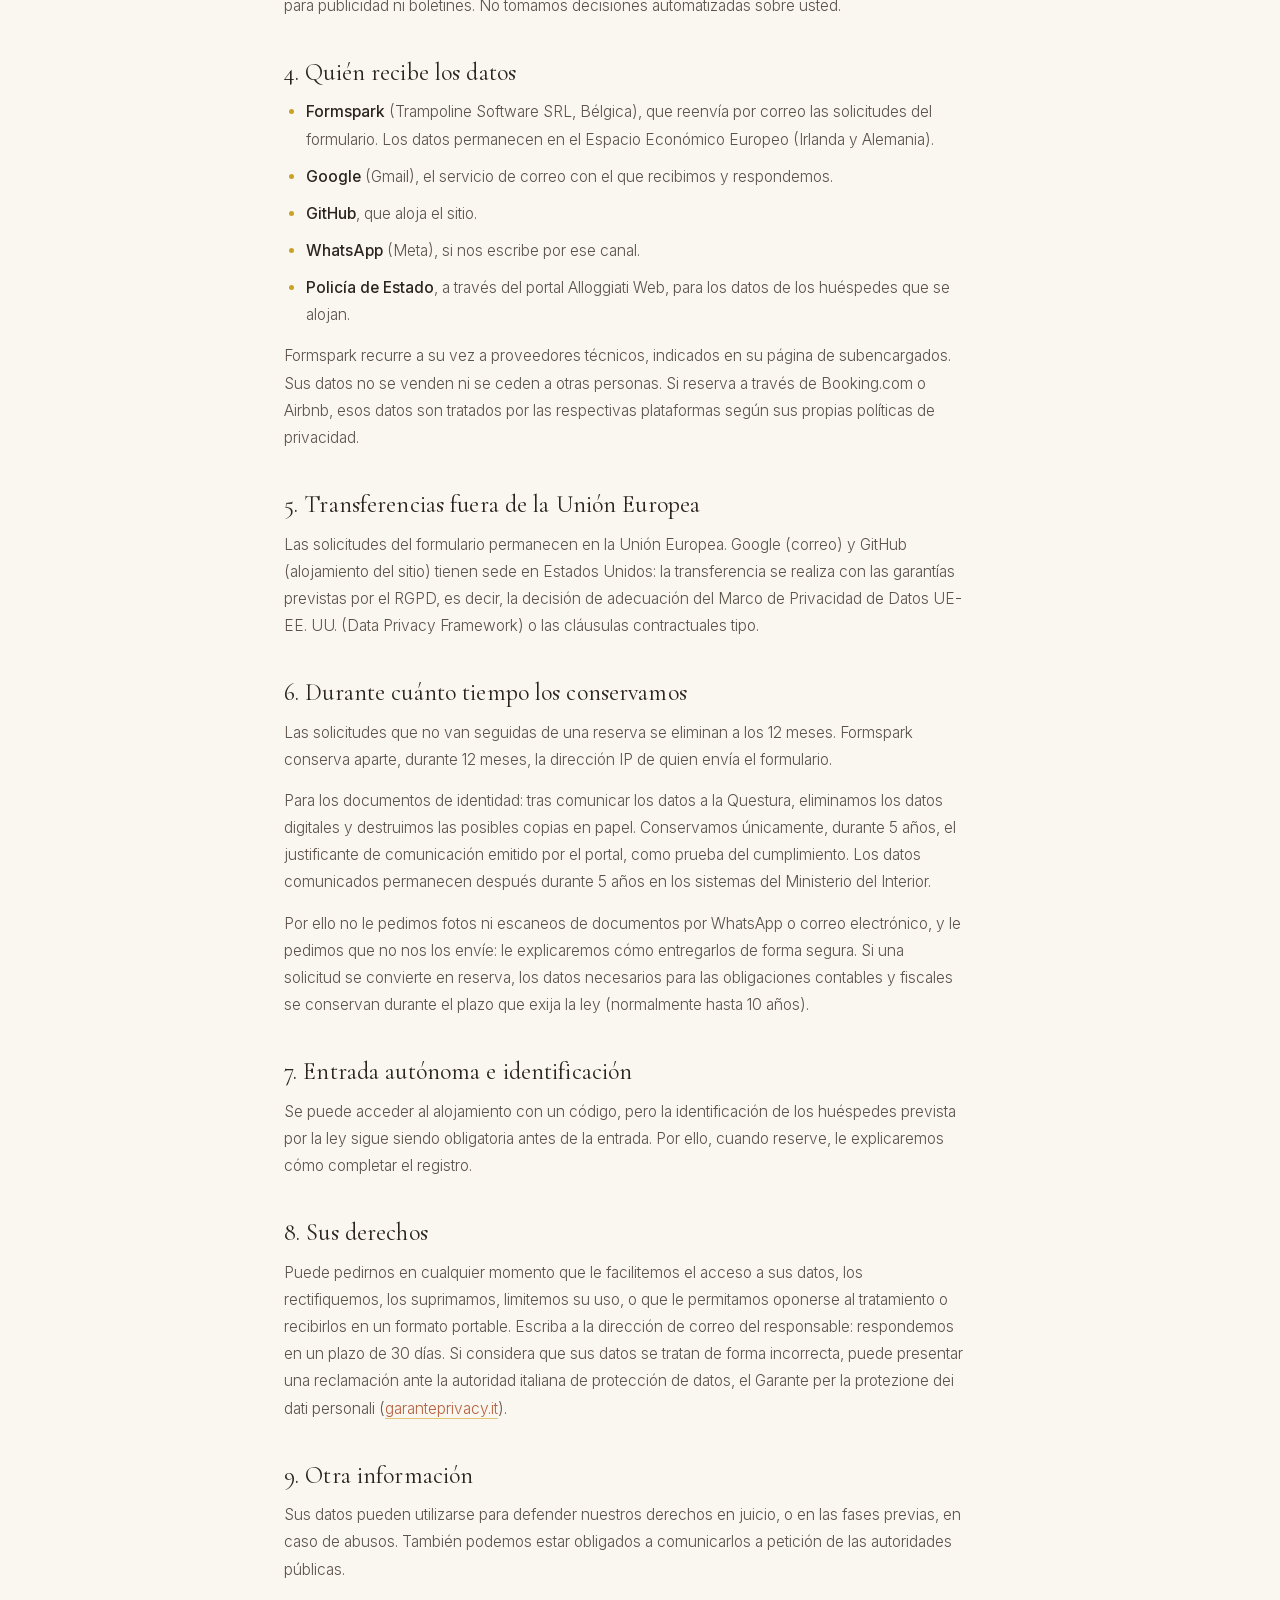
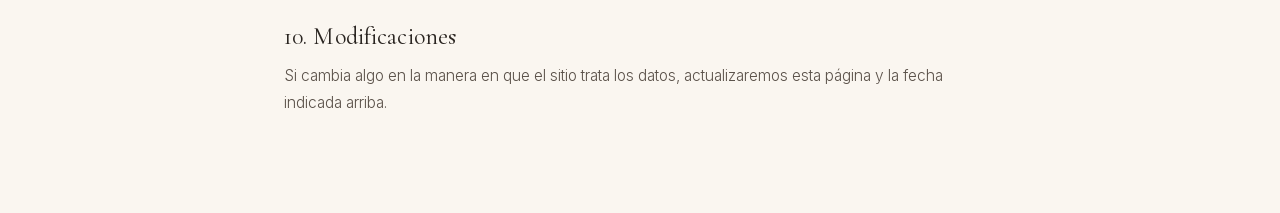
<file: es/privacy.html>
<!DOCTYPE html>
<html lang="es">
<head>
<meta charset="utf-8">
<meta name="viewport" content="width=device-width, initial-scale=1">
<title>Privacidad — Le Terrazze sul Mondo</title>
<meta name="description" content="Política de privacidad del sitio web Le Terrazze sul Mondo, Bed &amp; Breakfast en Gravina in Puglia.">
<link rel="canonical" href="https://leterrazzesulmondo.it/es/privacy.html">
<link rel="alternate" hreflang="it" href="https://leterrazzesulmondo.it/privacy.html">
<link rel="alternate" hreflang="en" href="https://leterrazzesulmondo.it/en/privacy.html">
<link rel="alternate" hreflang="fr" href="https://leterrazzesulmondo.it/fr/privacy.html">
<link rel="alternate" hreflang="es" href="https://leterrazzesulmondo.it/es/privacy.html">
<link rel="alternate" hreflang="de" href="https://leterrazzesulmondo.it/de/privacy.html">
<link rel="alternate" hreflang="x-default" href="https://leterrazzesulmondo.it/privacy.html">
<link rel="icon" href="../favicon.ico">
<link rel="stylesheet" href="../fonts/fonts.css">
<link rel="stylesheet" href="../css/style.css?v=103">
</head>
<body class="legal-page">
<header class="legal__top">
  <a href="index.html" class="legal__back">← Volver al sitio</a>
  <span class="legal__langs">
    <a href="../privacy.html" class="legal__lang" hreflang="it" lang="it">Italiano</a>
    <a href="../en/privacy.html" class="legal__lang" hreflang="en" lang="en">English</a>
    <a href="../fr/privacy.html" class="legal__lang" hreflang="fr" lang="fr">Français</a>
    <a href="../de/privacy.html" class="legal__lang" hreflang="de" lang="de">Deutsch</a>
  </span>
</header>
<main class="legal">
  <h1>Política de privacidad</h1>
  <p class="legal__date">Última actualización: 18 de octubre de 2026</p>
  <p class="legal__date">Esta es una traducción de cortesía de la política italiana. En caso de diferencias entre ambas versiones, prevalece la <a href="../privacy.html" hreflang="it" lang="it">versión italiana</a>.</p>

  <p>Esta página explica qué datos personales recoge el sitio web de Le Terrazze sul Mondo, para qué y durante cuánto tiempo, como disponen los artículos 13 y 14 del Reglamento (UE) 2016/679 (RGPD).</p>

  <h2>1. Responsable del tratamiento</h2>
  <p>Giuseppe Scarci<br>
  Via Giudice Montea 12, 70024 Gravina in Puglia (BA), Italia<br>
  Correo electrónico: <a href="mailto:leterrazzesulmondo@gmail.com">leterrazzesulmondo@gmail.com</a></p>

  <h2>2. Qué datos recogemos</h2>
  <ul>
    <li><strong>Formulario «Solicitar disponibilidad»:</strong> nombre y apellidos, correo electrónico, fechas de llegada y salida, número de huéspedes, habitación preferida y el mensaje que escriba. El nombre y el correo son necesarios para responderle; los demás campos son opcionales.</li>
    <li><strong>Teléfono, WhatsApp, correo electrónico:</strong> si nos contacta directamente, conservamos su número o su dirección y el contenido de la conversación.</li>
    <li><strong>Datos de la estancia, si reserva:</strong> nombre, apellidos, fecha y lugar de nacimiento, nacionalidad y los datos de un documento de identidad. Solo los pedimos cuando confirma una reserva. Si reserva también para otras personas, sus datos nos llegan a través de usted: para las familias basta con que quien reserva nos los indique, y le pedimos que informe de esta página a quienes viajen con usted.</li>
    <li><strong>Datos técnicos de navegación:</strong> el sitio está alojado en GitHub Pages que, como cualquier sitio web, registra la dirección IP de los visitantes en sus propios registros. Nosotros no accedemos a ellos.</li>
  </ul>
  <p><strong>Cookies.</strong> El sitio no utiliza cookies, no tiene herramientas de estadísticas ni publicidad y no carga tipografías, mapas ni contenidos de servicios externos: las tipografías están alojadas en el propio sitio. Por ello no aparece ningún aviso de cookies.</p>

  <h2>3. Para qué los usamos y con qué base jurídica</h2>
  <ul>
    <li><strong>Responder a su solicitud</strong> de disponibilidad o de información y, si lo desea, formalizar la reserva. Base jurídica: medidas precontractuales a petición suya (art. 6.1.b RGPD).</li>
    <li><strong>Registrar a los huéspedes y comunicarlos a la Questura (jefatura de policía).</strong> La ley (art. 109 del texto único italiano de las leyes de seguridad pública) obliga a quien gestiona un establecimiento de alojamiento a identificar a los huéspedes y a comunicar sus datos a la Policía de Estado en las 24 horas siguientes a la llegada, a través del portal Alloggiati Web. Base jurídica: obligación legal (art. 6.1.c).</li>
    <li><strong>Cumplir otras obligaciones legales</strong> vinculadas a la estancia, por ejemplo las fiscales. Base jurídica: obligación legal (art. 6.1.c).</li>
    <li><strong>Defender nuestros derechos</strong> en juicio, o en las fases previas, en caso de abusos. Base jurídica: interés legítimo (art. 6.1.f).</li>
  </ul>
  <p>Facilitar su nombre y su correo en el formulario es necesario para poder responderle. Facilitar los datos de la estancia es obligatorio por ley: sin ellos no podemos alojarle. No usamos sus datos para publicidad ni boletines. No tomamos decisiones automatizadas sobre usted.</p>

  <h2>4. Quién recibe los datos</h2>
  <ul>
    <li><strong>Formspark</strong> (Trampoline Software SRL, Bélgica), que reenvía por correo las solicitudes del formulario. Los datos permanecen en el Espacio Económico Europeo (Irlanda y Alemania).</li>
    <li><strong>Google</strong> (Gmail), el servicio de correo con el que recibimos y respondemos.</li>
    <li><strong>GitHub</strong>, que aloja el sitio.</li>
    <li><strong>WhatsApp</strong> (Meta), si nos escribe por ese canal.</li>
    <li><strong>Policía de Estado</strong>, a través del portal Alloggiati Web, para los datos de los huéspedes que se alojan.</li>
  </ul>
  <p>Formspark recurre a su vez a proveedores técnicos, indicados en su página de subencargados. Sus datos no se venden ni se ceden a otras personas. Si reserva a través de Booking.com o Airbnb, esos datos son tratados por las respectivas plataformas según sus propias políticas de privacidad.</p>

  <h2>5. Transferencias fuera de la Unión Europea</h2>
  <p>Las solicitudes del formulario permanecen en la Unión Europea. Google (correo) y GitHub (alojamiento del sitio) tienen sede en Estados Unidos: la transferencia se realiza con las garantías previstas por el RGPD, es decir, la decisión de adecuación del Marco de Privacidad de Datos UE-EE. UU. (Data Privacy Framework) o las cláusulas contractuales tipo.</p>

  <h2>6. Durante cuánto tiempo los conservamos</h2>
  <p>Las solicitudes que no van seguidas de una reserva se eliminan a los 12 meses. Formspark conserva aparte, durante 12 meses, la dirección IP de quien envía el formulario.</p>
  <p>Para los documentos de identidad: tras comunicar los datos a la Questura, eliminamos los datos digitales y destruimos las posibles copias en papel. Conservamos únicamente, durante 5 años, el justificante de comunicación emitido por el portal, como prueba del cumplimiento. Los datos comunicados permanecen después durante 5 años en los sistemas del Ministerio del Interior.</p>
  <p>Por ello no le pedimos fotos ni escaneos de documentos por WhatsApp o correo electrónico, y le pedimos que no nos los envíe: le explicaremos cómo entregarlos de forma segura. Si una solicitud se convierte en reserva, los datos necesarios para las obligaciones contables y fiscales se conservan durante el plazo que exija la ley (normalmente hasta 10 años).</p>

  <h2>7. Entrada autónoma e identificación</h2>
  <p>Se puede acceder al alojamiento con un código, pero la identificación de los huéspedes prevista por la ley sigue siendo obligatoria antes de la entrada. Por ello, cuando reserve, le explicaremos cómo completar el registro.</p>

  <h2>8. Sus derechos</h2>
  <p>Puede pedirnos en cualquier momento que le facilitemos el acceso a sus datos, los rectifiquemos, los suprimamos, limitemos su uso, o que le permitamos oponerse al tratamiento o recibirlos en un formato portable. Escriba a la dirección de correo del responsable: respondemos en un plazo de 30 días. Si considera que sus datos se tratan de forma incorrecta, puede presentar una reclamación ante la autoridad italiana de protección de datos, el Garante per la protezione dei dati personali (<a href="https://www.garanteprivacy.it" target="_blank" rel="noopener">garanteprivacy.it</a>).</p>

  <h2>9. Otra información</h2>
  <p>Sus datos pueden utilizarse para defender nuestros derechos en juicio, o en las fases previas, en caso de abusos. También podemos estar obligados a comunicarlos a petición de las autoridades públicas.</p>

  <h2>10. Modificaciones</h2>
  <p>Si cambia algo en la manera en que el sitio trata los datos, actualizaremos esta página y la fecha indicada arriba.</p>
</main>
</body>
</html>
</file>
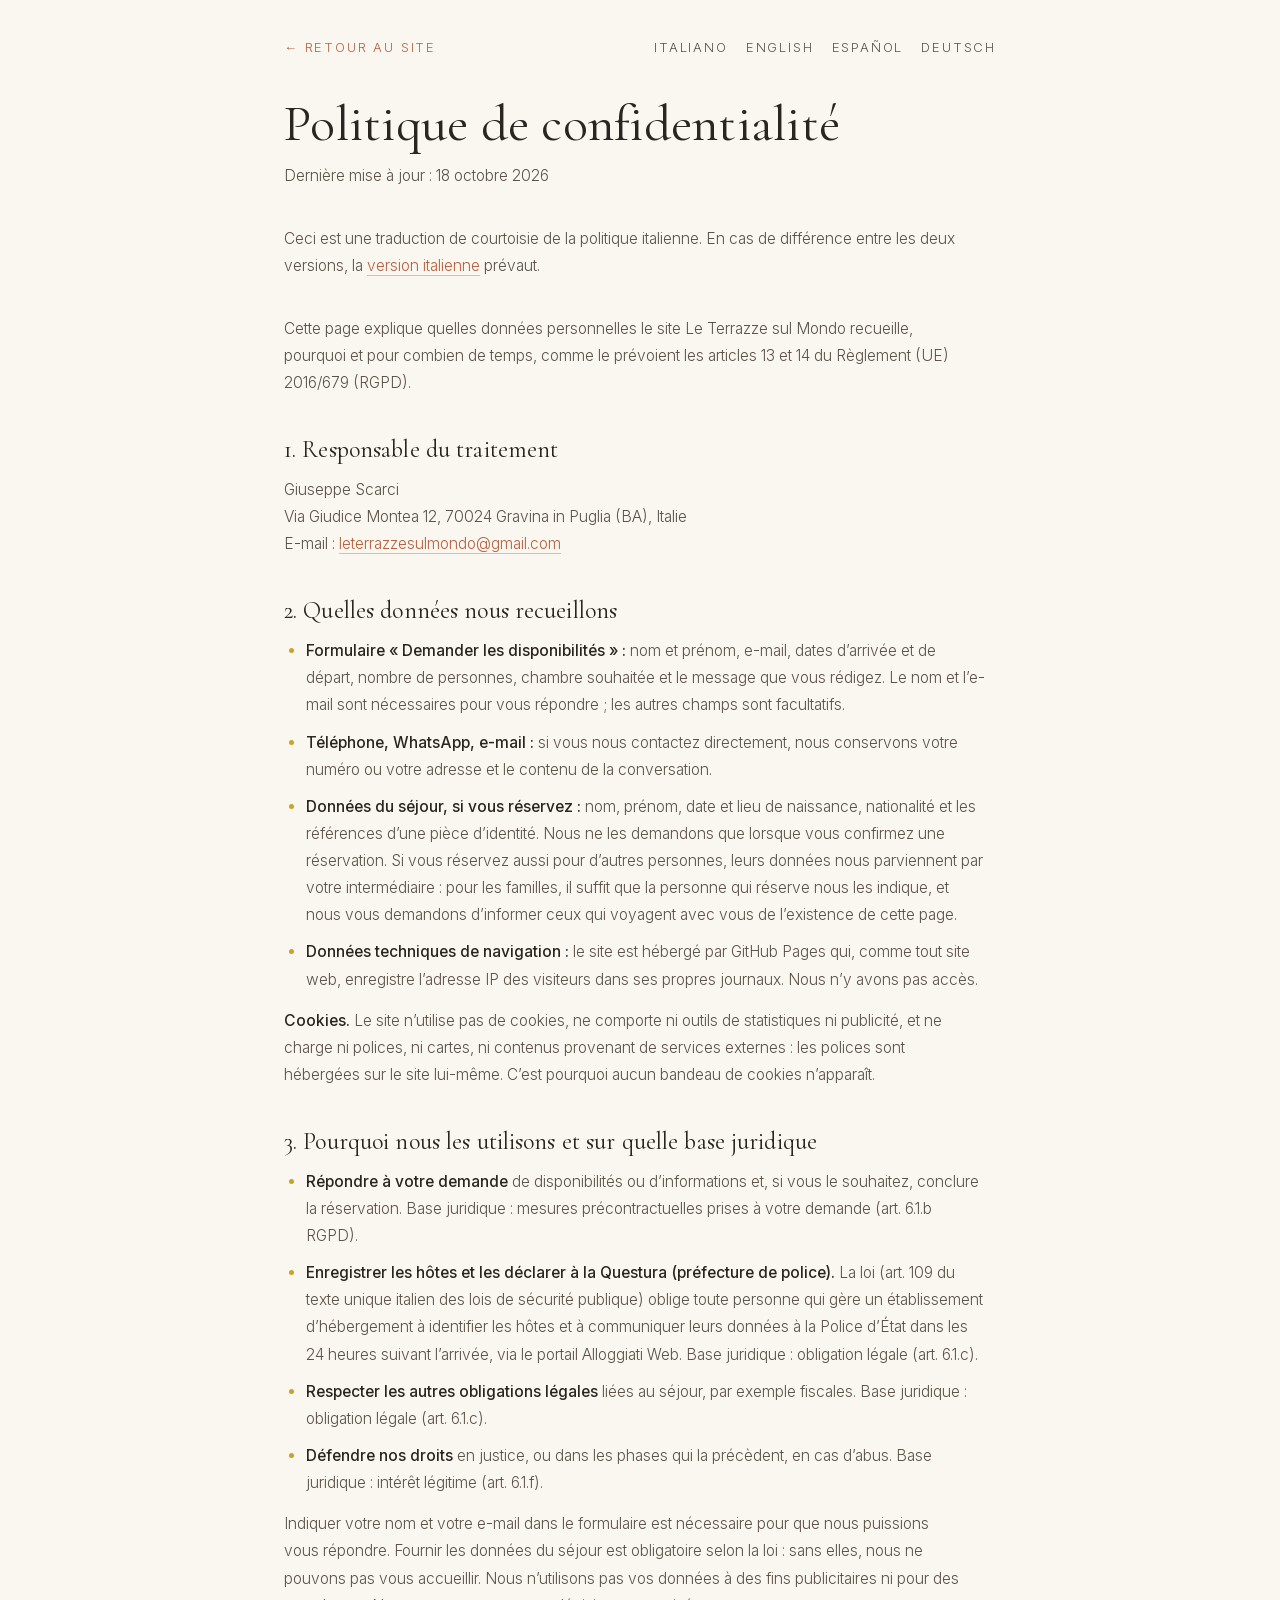
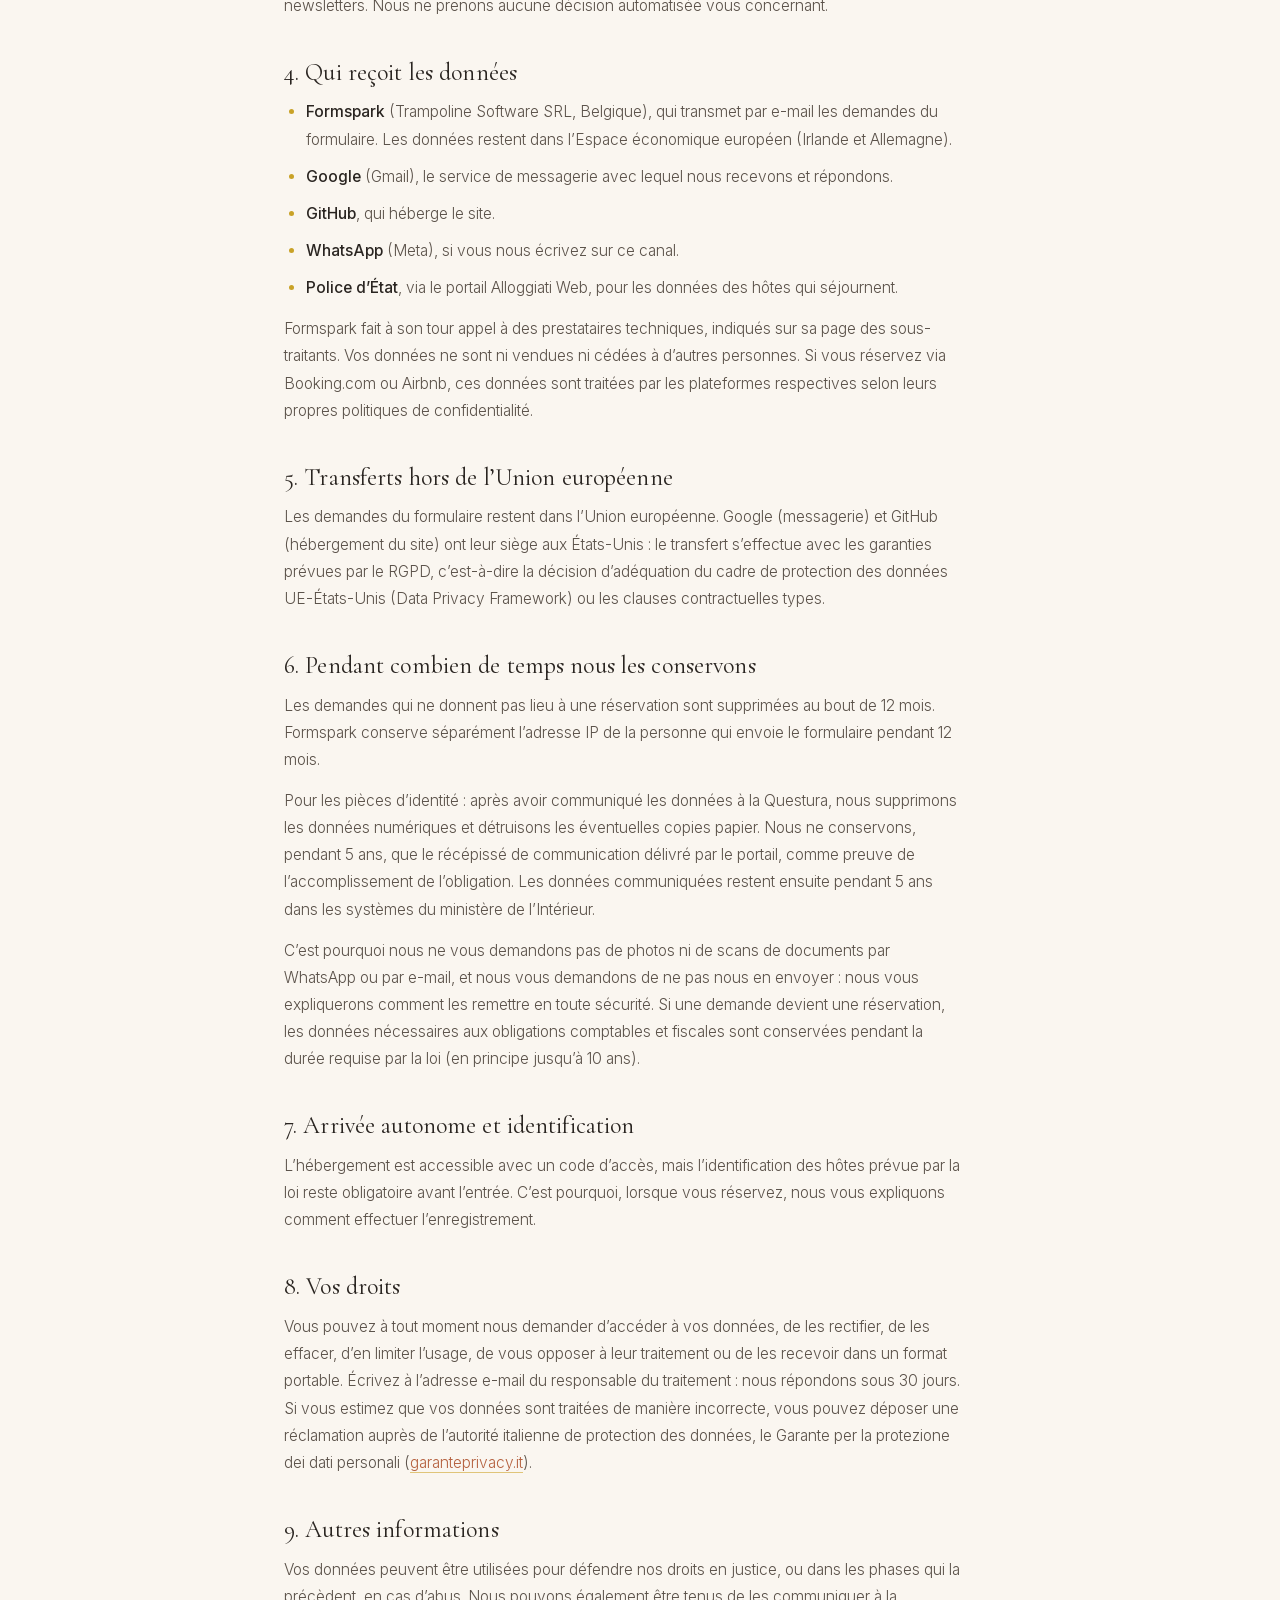
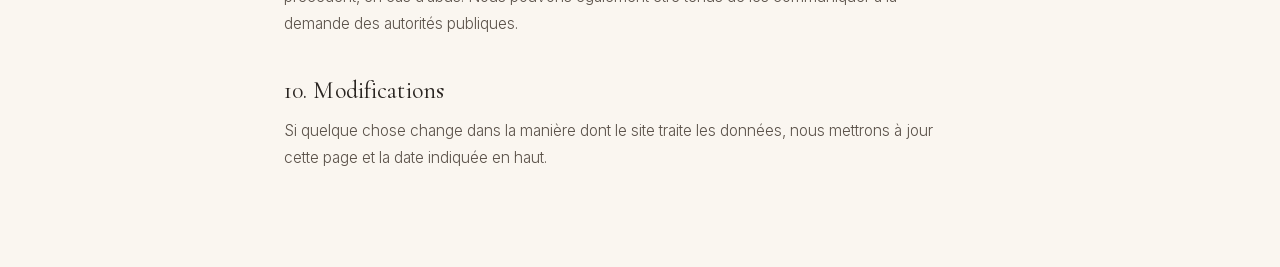
<file: fr/privacy.html>
<!DOCTYPE html>
<html lang="fr">
<head>
<meta charset="utf-8">
<meta name="viewport" content="width=device-width, initial-scale=1">
<title>Confidentialité — Le Terrazze sul Mondo</title>
<meta name="description" content="Politique de confidentialité du site Le Terrazze sul Mondo, Bed &amp; Breakfast à Gravina in Puglia.">
<link rel="canonical" href="https://leterrazzesulmondo.it/fr/privacy.html">
<link rel="alternate" hreflang="it" href="https://leterrazzesulmondo.it/privacy.html">
<link rel="alternate" hreflang="en" href="https://leterrazzesulmondo.it/en/privacy.html">
<link rel="alternate" hreflang="fr" href="https://leterrazzesulmondo.it/fr/privacy.html">
<link rel="alternate" hreflang="es" href="https://leterrazzesulmondo.it/es/privacy.html">
<link rel="alternate" hreflang="de" href="https://leterrazzesulmondo.it/de/privacy.html">
<link rel="alternate" hreflang="x-default" href="https://leterrazzesulmondo.it/privacy.html">
<link rel="icon" href="../favicon.ico">
<link rel="stylesheet" href="../fonts/fonts.css">
<link rel="stylesheet" href="../css/style.css?v=103">
</head>
<body class="legal-page">
<header class="legal__top">
  <a href="index.html" class="legal__back">← Retour au site</a>
  <span class="legal__langs">
    <a href="../privacy.html" class="legal__lang" hreflang="it" lang="it">Italiano</a>
    <a href="../en/privacy.html" class="legal__lang" hreflang="en" lang="en">English</a>
    <a href="../es/privacy.html" class="legal__lang" hreflang="es" lang="es">Español</a>
    <a href="../de/privacy.html" class="legal__lang" hreflang="de" lang="de">Deutsch</a>
  </span>
</header>
<main class="legal">
  <h1>Politique de confidentialité</h1>
  <p class="legal__date">Dernière mise à jour : 18 octobre 2026</p>
  <p class="legal__date">Ceci est une traduction de courtoisie de la politique italienne. En cas de différence entre les deux versions, la <a href="../privacy.html" hreflang="it" lang="it">version italienne</a> prévaut.</p>

  <p>Cette page explique quelles données personnelles le site Le Terrazze sul Mondo recueille, pourquoi et pour combien de temps, comme le prévoient les articles 13 et 14 du Règlement (UE) 2016/679 (RGPD).</p>

  <h2>1. Responsable du traitement</h2>
  <p>Giuseppe Scarci<br>
  Via Giudice Montea 12, 70024 Gravina in Puglia (BA), Italie<br>
  E-mail : <a href="mailto:leterrazzesulmondo@gmail.com">leterrazzesulmondo@gmail.com</a></p>

  <h2>2. Quelles données nous recueillons</h2>
  <ul>
    <li><strong>Formulaire « Demander les disponibilités » :</strong> nom et prénom, e-mail, dates d’arrivée et de départ, nombre de personnes, chambre souhaitée et le message que vous rédigez. Le nom et l’e-mail sont nécessaires pour vous répondre ; les autres champs sont facultatifs.</li>
    <li><strong>Téléphone, WhatsApp, e-mail :</strong> si vous nous contactez directement, nous conservons votre numéro ou votre adresse et le contenu de la conversation.</li>
    <li><strong>Données du séjour, si vous réservez :</strong> nom, prénom, date et lieu de naissance, nationalité et les références d’une pièce d’identité. Nous ne les demandons que lorsque vous confirmez une réservation. Si vous réservez aussi pour d’autres personnes, leurs données nous parviennent par votre intermédiaire : pour les familles, il suffit que la personne qui réserve nous les indique, et nous vous demandons d’informer ceux qui voyagent avec vous de l’existence de cette page.</li>
    <li><strong>Données techniques de navigation :</strong> le site est hébergé par GitHub Pages qui, comme tout site web, enregistre l’adresse IP des visiteurs dans ses propres journaux. Nous n’y avons pas accès.</li>
  </ul>
  <p><strong>Cookies.</strong> Le site n’utilise pas de cookies, ne comporte ni outils de statistiques ni publicité, et ne charge ni polices, ni cartes, ni contenus provenant de services externes : les polices sont hébergées sur le site lui-même. C’est pourquoi aucun bandeau de cookies n’apparaît.</p>

  <h2>3. Pourquoi nous les utilisons et sur quelle base juridique</h2>
  <ul>
    <li><strong>Répondre à votre demande</strong> de disponibilités ou d’informations et, si vous le souhaitez, conclure la réservation. Base juridique : mesures précontractuelles prises à votre demande (art. 6.1.b RGPD).</li>
    <li><strong>Enregistrer les hôtes et les déclarer à la Questura (préfecture de police).</strong> La loi (art. 109 du texte unique italien des lois de sécurité publique) oblige toute personne qui gère un établissement d’hébergement à identifier les hôtes et à communiquer leurs données à la Police d’État dans les 24 heures suivant l’arrivée, via le portail Alloggiati Web. Base juridique : obligation légale (art. 6.1.c).</li>
    <li><strong>Respecter les autres obligations légales</strong> liées au séjour, par exemple fiscales. Base juridique : obligation légale (art. 6.1.c).</li>
    <li><strong>Défendre nos droits</strong> en justice, ou dans les phases qui la précèdent, en cas d’abus. Base juridique : intérêt légitime (art. 6.1.f).</li>
  </ul>
  <p>Indiquer votre nom et votre e-mail dans le formulaire est nécessaire pour que nous puissions vous répondre. Fournir les données du séjour est obligatoire selon la loi : sans elles, nous ne pouvons pas vous accueillir. Nous n’utilisons pas vos données à des fins publicitaires ni pour des newsletters. Nous ne prenons aucune décision automatisée vous concernant.</p>

  <h2>4. Qui reçoit les données</h2>
  <ul>
    <li><strong>Formspark</strong> (Trampoline Software SRL, Belgique), qui transmet par e-mail les demandes du formulaire. Les données restent dans l’Espace économique européen (Irlande et Allemagne).</li>
    <li><strong>Google</strong> (Gmail), le service de messagerie avec lequel nous recevons et répondons.</li>
    <li><strong>GitHub</strong>, qui héberge le site.</li>
    <li><strong>WhatsApp</strong> (Meta), si vous nous écrivez sur ce canal.</li>
    <li><strong>Police d’État</strong>, via le portail Alloggiati Web, pour les données des hôtes qui séjournent.</li>
  </ul>
  <p>Formspark fait à son tour appel à des prestataires techniques, indiqués sur sa page des sous-traitants. Vos données ne sont ni vendues ni cédées à d’autres personnes. Si vous réservez via Booking.com ou Airbnb, ces données sont traitées par les plateformes respectives selon leurs propres politiques de confidentialité.</p>

  <h2>5. Transferts hors de l’Union européenne</h2>
  <p>Les demandes du formulaire restent dans l’Union européenne. Google (messagerie) et GitHub (hébergement du site) ont leur siège aux États-Unis : le transfert s’effectue avec les garanties prévues par le RGPD, c’est-à-dire la décision d’adéquation du cadre de protection des données UE-États-Unis (Data Privacy Framework) ou les clauses contractuelles types.</p>

  <h2>6. Pendant combien de temps nous les conservons</h2>
  <p>Les demandes qui ne donnent pas lieu à une réservation sont supprimées au bout de 12 mois. Formspark conserve séparément l’adresse IP de la personne qui envoie le formulaire pendant 12 mois.</p>
  <p>Pour les pièces d’identité : après avoir communiqué les données à la Questura, nous supprimons les données numériques et détruisons les éventuelles copies papier. Nous ne conservons, pendant 5 ans, que le récépissé de communication délivré par le portail, comme preuve de l’accomplissement de l’obligation. Les données communiquées restent ensuite pendant 5 ans dans les systèmes du ministère de l’Intérieur.</p>
  <p>C’est pourquoi nous ne vous demandons pas de photos ni de scans de documents par WhatsApp ou par e-mail, et nous vous demandons de ne pas nous en envoyer : nous vous expliquerons comment les remettre en toute sécurité. Si une demande devient une réservation, les données nécessaires aux obligations comptables et fiscales sont conservées pendant la durée requise par la loi (en principe jusqu’à 10 ans).</p>

  <h2>7. Arrivée autonome et identification</h2>
  <p>L’hébergement est accessible avec un code d’accès, mais l’identification des hôtes prévue par la loi reste obligatoire avant l’entrée. C’est pourquoi, lorsque vous réservez, nous vous expliquons comment effectuer l’enregistrement.</p>

  <h2>8. Vos droits</h2>
  <p>Vous pouvez à tout moment nous demander d’accéder à vos données, de les rectifier, de les effacer, d’en limiter l’usage, de vous opposer à leur traitement ou de les recevoir dans un format portable. Écrivez à l’adresse e-mail du responsable du traitement : nous répondons sous 30 jours. Si vous estimez que vos données sont traitées de manière incorrecte, vous pouvez déposer une réclamation auprès de l’autorité italienne de protection des données, le Garante per la protezione dei dati personali (<a href="https://www.garanteprivacy.it" target="_blank" rel="noopener">garanteprivacy.it</a>).</p>

  <h2>9. Autres informations</h2>
  <p>Vos données peuvent être utilisées pour défendre nos droits en justice, ou dans les phases qui la précèdent, en cas d’abus. Nous pouvons également être tenus de les communiquer à la demande des autorités publiques.</p>

  <h2>10. Modifications</h2>
  <p>Si quelque chose change dans la manière dont le site traite les données, nous mettrons à jour cette page et la date indiquée en haut.</p>
</main>
</body>
</html>
</file>
<file: fonts/fonts.css>
/* latin-ext */
@font-face {
  font-family: 'Cormorant Garamond';
  font-style: italic;
  font-weight: 300;
  font-display: swap;
  src: url(CormorantGaramond-0-B6DxjY.woff2) format('woff2');
  unicode-range: U+0100-02BA, U+02BD-02C5, U+02C7-02CC, U+02CE-02D7, U+02DD-02FF, U+0304, U+0308, U+0329, U+1D00-1DBF, U+1E00-1E9F, U+1EF2-1EFF, U+2020, U+20A0-20AB, U+20AD-20C4, U+2113, U+2C60-2C7F, U+A720-A7FF;
}
/* latin */
@font-face {
  font-family: 'Cormorant Garamond';
  font-style: italic;
  font-weight: 300;
  font-display: swap;
  src: url(CormorantGaramond-1-qn7B6D.woff2) format('woff2');
  unicode-range: U+0000-00FF, U+0131, U+0152-0153, U+02BB-02BC, U+02C6, U+02DA, U+02DC, U+0304, U+0308, U+0329, U+2000-206F, U+20AC, U+2122, U+2191, U+2193, U+2212, U+2215, U+FEFF, U+FFFD;
}
/* latin-ext */
@font-face {
  font-family: 'Cormorant Garamond';
  font-style: italic;
  font-weight: 400;
  font-display: swap;
  src: url(CormorantGaramond-0-B6DxjY.woff2) format('woff2');
  unicode-range: U+0100-02BA, U+02BD-02C5, U+02C7-02CC, U+02CE-02D7, U+02DD-02FF, U+0304, U+0308, U+0329, U+1D00-1DBF, U+1E00-1E9F, U+1EF2-1EFF, U+2020, U+20A0-20AB, U+20AD-20C4, U+2113, U+2C60-2C7F, U+A720-A7FF;
}
/* latin */
@font-face {
  font-family: 'Cormorant Garamond';
  font-style: italic;
  font-weight: 400;
  font-display: swap;
  src: url(CormorantGaramond-1-qn7B6D.woff2) format('woff2');
  unicode-range: U+0000-00FF, U+0131, U+0152-0153, U+02BB-02BC, U+02C6, U+02DA, U+02DC, U+0304, U+0308, U+0329, U+2000-206F, U+20AC, U+2122, U+2191, U+2193, U+2212, U+2215, U+FEFF, U+FFFD;
}
/* latin-ext */
@font-face {
  font-family: 'Cormorant Garamond';
  font-style: normal;
  font-weight: 300;
  font-display: swap;
  src: url(CormorantGaramond-2-2F7i6C.woff2) format('woff2');
  unicode-range: U+0100-02BA, U+02BD-02C5, U+02C7-02CC, U+02CE-02D7, U+02DD-02FF, U+0304, U+0308, U+0329, U+1D00-1DBF, U+1E00-1E9F, U+1EF2-1EFF, U+2020, U+20A0-20AB, U+20AD-20C4, U+2113, U+2C60-2C7F, U+A720-A7FF;
}
/* latin */
@font-face {
  font-family: 'Cormorant Garamond';
  font-style: normal;
  font-weight: 300;
  font-display: swap;
  src: url(CormorantGaramond-3-ky2F7g.woff2) format('woff2');
  unicode-range: U+0000-00FF, U+0131, U+0152-0153, U+02BB-02BC, U+02C6, U+02DA, U+02DC, U+0304, U+0308, U+0329, U+2000-206F, U+20AC, U+2122, U+2191, U+2193, U+2212, U+2215, U+FEFF, U+FFFD;
}
/* latin-ext */
@font-face {
  font-family: 'Cormorant Garamond';
  font-style: normal;
  font-weight: 400;
  font-display: swap;
  src: url(CormorantGaramond-2-2F7i6C.woff2) format('woff2');
  unicode-range: U+0100-02BA, U+02BD-02C5, U+02C7-02CC, U+02CE-02D7, U+02DD-02FF, U+0304, U+0308, U+0329, U+1D00-1DBF, U+1E00-1E9F, U+1EF2-1EFF, U+2020, U+20A0-20AB, U+20AD-20C4, U+2113, U+2C60-2C7F, U+A720-A7FF;
}
/* latin */
@font-face {
  font-family: 'Cormorant Garamond';
  font-style: normal;
  font-weight: 400;
  font-display: swap;
  src: url(CormorantGaramond-3-ky2F7g.woff2) format('woff2');
  unicode-range: U+0000-00FF, U+0131, U+0152-0153, U+02BB-02BC, U+02C6, U+02DA, U+02DC, U+0304, U+0308, U+0329, U+2000-206F, U+20AC, U+2122, U+2191, U+2193, U+2212, U+2215, U+FEFF, U+FFFD;
}
/* latin-ext */
@font-face {
  font-family: 'Cormorant Garamond';
  font-style: normal;
  font-weight: 500;
  font-display: swap;
  src: url(CormorantGaramond-2-2F7i6C.woff2) format('woff2');
  unicode-range: U+0100-02BA, U+02BD-02C5, U+02C7-02CC, U+02CE-02D7, U+02DD-02FF, U+0304, U+0308, U+0329, U+1D00-1DBF, U+1E00-1E9F, U+1EF2-1EFF, U+2020, U+20A0-20AB, U+20AD-20C4, U+2113, U+2C60-2C7F, U+A720-A7FF;
}
/* latin */
@font-face {
  font-family: 'Cormorant Garamond';
  font-style: normal;
  font-weight: 500;
  font-display: swap;
  src: url(CormorantGaramond-3-ky2F7g.woff2) format('woff2');
  unicode-range: U+0000-00FF, U+0131, U+0152-0153, U+02BB-02BC, U+02C6, U+02DA, U+02DC, U+0304, U+0308, U+0329, U+2000-206F, U+20AC, U+2122, U+2191, U+2193, U+2212, U+2215, U+FEFF, U+FFFD;
}
/* latin-ext */
@font-face {
  font-family: 'Cormorant Garamond';
  font-style: normal;
  font-weight: 600;
  font-display: swap;
  src: url(CormorantGaramond-2-2F7i6C.woff2) format('woff2');
  unicode-range: U+0100-02BA, U+02BD-02C5, U+02C7-02CC, U+02CE-02D7, U+02DD-02FF, U+0304, U+0308, U+0329, U+1D00-1DBF, U+1E00-1E9F, U+1EF2-1EFF, U+2020, U+20A0-20AB, U+20AD-20C4, U+2113, U+2C60-2C7F, U+A720-A7FF;
}
/* latin */
@font-face {
  font-family: 'Cormorant Garamond';
  font-style: normal;
  font-weight: 600;
  font-display: swap;
  src: url(CormorantGaramond-3-ky2F7g.woff2) format('woff2');
  unicode-range: U+0000-00FF, U+0131, U+0152-0153, U+02BB-02BC, U+02C6, U+02DA, U+02DC, U+0304, U+0308, U+0329, U+2000-206F, U+20AC, U+2122, U+2191, U+2193, U+2212, U+2215, U+FEFF, U+FFFD;
}
/* latin-ext */
@font-face {
  font-family: 'Inter';
  font-style: normal;
  font-weight: 300;
  font-display: swap;
  src: url(Inter-4-Q5n-wU.woff2) format('woff2');
  unicode-range: U+0100-02BA, U+02BD-02C5, U+02C7-02CC, U+02CE-02D7, U+02DD-02FF, U+0304, U+0308, U+0329, U+1D00-1DBF, U+1E00-1E9F, U+1EF2-1EFF, U+2020, U+20A0-20AB, U+20AD-20C4, U+2113, U+2C60-2C7F, U+A720-A7FF;
}
/* latin */
@font-face {
  font-family: 'Inter';
  font-style: normal;
  font-weight: 300;
  font-display: swap;
  src: url(Inter-5-W0Q5nw.woff2) format('woff2');
  unicode-range: U+0000-00FF, U+0131, U+0152-0153, U+02BB-02BC, U+02C6, U+02DA, U+02DC, U+0304, U+0308, U+0329, U+2000-206F, U+20AC, U+2122, U+2191, U+2193, U+2212, U+2215, U+FEFF, U+FFFD;
}
/* latin-ext */
@font-face {
  font-family: 'Inter';
  font-style: normal;
  font-weight: 400;
  font-display: swap;
  src: url(Inter-4-Q5n-wU.woff2) format('woff2');
  unicode-range: U+0100-02BA, U+02BD-02C5, U+02C7-02CC, U+02CE-02D7, U+02DD-02FF, U+0304, U+0308, U+0329, U+1D00-1DBF, U+1E00-1E9F, U+1EF2-1EFF, U+2020, U+20A0-20AB, U+20AD-20C4, U+2113, U+2C60-2C7F, U+A720-A7FF;
}
/* latin */
@font-face {
  font-family: 'Inter';
  font-style: normal;
  font-weight: 400;
  font-display: swap;
  src: url(Inter-5-W0Q5nw.woff2) format('woff2');
  unicode-range: U+0000-00FF, U+0131, U+0152-0153, U+02BB-02BC, U+02C6, U+02DA, U+02DC, U+0304, U+0308, U+0329, U+2000-206F, U+20AC, U+2122, U+2191, U+2193, U+2212, U+2215, U+FEFF, U+FFFD;
}
/* latin-ext */
@font-face {
  font-family: 'Inter';
  font-style: normal;
  font-weight: 500;
  font-display: swap;
  src: url(Inter-4-Q5n-wU.woff2) format('woff2');
  unicode-range: U+0100-02BA, U+02BD-02C5, U+02C7-02CC, U+02CE-02D7, U+02DD-02FF, U+0304, U+0308, U+0329, U+1D00-1DBF, U+1E00-1E9F, U+1EF2-1EFF, U+2020, U+20A0-20AB, U+20AD-20C4, U+2113, U+2C60-2C7F, U+A720-A7FF;
}
/* latin */
@font-face {
  font-family: 'Inter';
  font-style: normal;
  font-weight: 500;
  font-display: swap;
  src: url(Inter-5-W0Q5nw.woff2) format('woff2');
  unicode-range: U+0000-00FF, U+0131, U+0152-0153, U+02BB-02BC, U+02C6, U+02DA, U+02DC, U+0304, U+0308, U+0329, U+2000-206F, U+20AC, U+2122, U+2191, U+2193, U+2212, U+2215, U+FEFF, U+FFFD;
}
/* latin-ext */
@font-face {
  font-family: 'Inter';
  font-style: normal;
  font-weight: 600;
  font-display: swap;
  src: url(Inter-4-Q5n-wU.woff2) format('woff2');
  unicode-range: U+0100-02BA, U+02BD-02C5, U+02C7-02CC, U+02CE-02D7, U+02DD-02FF, U+0304, U+0308, U+0329, U+1D00-1DBF, U+1E00-1E9F, U+1EF2-1EFF, U+2020, U+20A0-20AB, U+20AD-20C4, U+2113, U+2C60-2C7F, U+A720-A7FF;
}
/* latin */
@font-face {
  font-family: 'Inter';
  font-style: normal;
  font-weight: 600;
  font-display: swap;
  src: url(Inter-5-W0Q5nw.woff2) format('woff2');
  unicode-range: U+0000-00FF, U+0131, U+0152-0153, U+02BB-02BC, U+02C6, U+02DA, U+02DC, U+0304, U+0308, U+0329, U+2000-206F, U+20AC, U+2122, U+2191, U+2193, U+2212, U+2215, U+FEFF, U+FFFD;
}
</file>
<file: css/style.css>
/* ============================================================
   Le Terrazze sul Mondo - B&B a Gravina in Puglia
   Foglio di stile principale
   ============================================================ */

/* ============================================================
   TOKEN E RESET
   ============================================================ */
:root{
  --cream:#faf6f0;
  --cream-deep:#f2ebe1;
  --stone:#d9cfc2;
  --stone-dark:#a9998a;
  --sand:#c4b5a0;
  --terracotta:#b5613f;
  --terracotta-deep:#8f4a2f;
  --gold:#c9a227;
  --gold-soft:#e0c579;
  --ink:#2a2521;
  --ink-soft:#5b524a;
  --white:#ffffff;

  --font-serif:'Cormorant Garamond', Georgia, 'Times New Roman', serif;
  --font-sans:'Inter', -apple-system, BlinkMacSystemFont, 'Segoe UI', Roboto, sans-serif;

  --nav-h:78px;
  --ease:cubic-bezier(.16,1,.3,1);
  --ease-in-out:cubic-bezier(.77,0,.175,1);
  --ease-soft:cubic-bezier(.4,0,.2,1);
  --shadow-s:0 4px 20px rgba(42,37,33,.07);
  --shadow-m:0 14px 44px rgba(42,37,33,.11);
  --shadow-l:0 28px 70px rgba(42,37,33,.16);
  --radius:2px;
}

*,*::before,*::after{box-sizing:border-box;margin:0;padding:0}

html{scroll-behavior:smooth;scroll-padding-top:var(--nav-h);-webkit-text-size-adjust:100%}

body{
  font-family:var(--font-sans);
  font-weight:300;
  font-size:17px;
  line-height:1.75;
  color:var(--ink-soft);
  background:var(--cream);
  overflow-x:hidden;
  width:100%;
  overscroll-behavior-x:none;
  -webkit-font-smoothing:antialiased;
}

img{max-width:100%;display:block}
a{color:inherit;text-decoration:none}
button{font-family:inherit;border:none;background:none;cursor:pointer;color:inherit}

::selection{background:var(--gold-soft);color:var(--ink)}
:focus-visible{outline:2px solid var(--gold);outline-offset:3px;border-radius:2px}
.contact :focus-visible,.hero :focus-visible,.lightbox :focus-visible{outline-color:var(--gold-soft)}

/* Scrollbar discreta */
::-webkit-scrollbar{width:10px}
::-webkit-scrollbar-track{background:var(--cream-deep)}
::-webkit-scrollbar-thumb{background:var(--sand);border-radius:10px}
::-webkit-scrollbar-thumb:hover{background:var(--terracotta)}

/* ============================================================
   TIPOGRAFIA E UTILITY
   ============================================================ */
h1,h2,h3,h4{font-family:var(--font-serif);font-weight:400;color:var(--ink);line-height:1.15;letter-spacing:.005em}

.container{width:100%;max-width:1240px;margin:0 auto;padding:0 32px}
.section{padding:130px 0;position:relative}
.section--tint{background:var(--cream-deep)}

.eyebrow{
  font-family:var(--font-sans);
  font-size:11px;
  font-weight:500;
  letter-spacing:.34em;
  text-transform:uppercase;
  color:var(--terracotta);
  display:inline-flex;
  align-items:center;
  gap:14px;
  margin-bottom:22px;
}
.eyebrow::before{content:"";width:38px;height:1px;background:var(--gold)}
.eyebrow--center::after{content:"";width:38px;height:1px;background:var(--gold)}

.section-title{font-size:clamp(2.3rem,5vw,3.6rem);margin-bottom:26px}
.section-title em{font-style:italic;color:var(--terracotta)}

.lead{font-size:1.06rem;max-width:62ch;color:var(--ink-soft)}

.head-center{text-align:center;max-width:760px;margin:0 auto 76px}
.head-center .lead{margin:0 auto}

.rule{width:60px;height:1px;background:var(--gold);margin:30px auto}

/* Bottoni */
.btn{
  display:inline-flex;align-items:center;justify-content:center;gap:12px;
  padding:17px 40px;
  font-family:var(--font-sans);font-size:12px;font-weight:500;
  letter-spacing:.2em;text-transform:uppercase;
  border-radius:var(--radius);
  position:relative;overflow:hidden;
  transition:color .45s var(--ease), border-color .45s var(--ease), transform .45s var(--ease), box-shadow .45s var(--ease);
}
.btn span{position:relative;z-index:2}
.btn::after{
  content:"";position:absolute;inset:0;z-index:1;
  transform:scaleX(0);transform-origin:right center;
  transition:transform .5s var(--ease);
}
.btn:active{transform:scale(.97);transition-duration:.12s}
@media (hover:hover) and (pointer:fine){
  .btn:hover::after{transform:scaleX(1);transform-origin:left center}
  .btn:hover{transform:translateY(-2px);box-shadow:var(--shadow-m)}
  .btn:active{transform:translateY(0) scale(.97)}
}

.btn--primary{background:var(--terracotta);color:#fff}
.btn--primary::after{background:var(--ink)}

.btn--ghost{border:1px solid rgba(255,255,255,.55);color:#fff;background:transparent}
.btn--ghost::after{background:#fff}
@media (hover:hover) and (pointer:fine){.btn--ghost:hover{color:var(--ink);border-color:#fff}}

.btn--outline{border:1px solid var(--sand);color:var(--ink)}
.btn--outline::after{background:var(--ink)}
@media (hover:hover) and (pointer:fine){.btn--outline:hover{color:#fff;border-color:var(--ink)}}

/* ============================================================
   NAVBAR
   ============================================================ */
.nav{
  position:fixed;top:0;left:0;right:0;z-index:100;
  height:var(--nav-h);
  display:flex;align-items:center;
  background:transparent;
  border-bottom:1px solid transparent;
  transition:background .5s var(--ease-soft), height .5s var(--ease-soft),
             box-shadow .5s var(--ease-soft), border-color .5s var(--ease-soft);
}
.nav__inner{width:100%;max-width:1240px;margin:0 auto;padding:0 32px;display:flex;align-items:center;justify-content:space-between}

.brand{display:flex;flex-direction:column;line-height:1;transition:color .5s var(--ease-soft)}
.brand__name{
  font-family:var(--font-serif);font-size:1.45rem;letter-spacing:.02em;color:#fff;
  transition:color .5s var(--ease-soft);
}
.brand__mark{display:block;width:44px;height:44px;fill:none;stroke:#fff;stroke-width:1.15;stroke-linecap:round;stroke-linejoin:round;transition:stroke .5s var(--ease-soft)}
.nav.is-scrolled .brand__mark{stroke:var(--terracotta)}
.visually-hidden{position:absolute;width:1px;height:1px;margin:-1px;padding:0;overflow:hidden;clip:rect(0 0 0 0);white-space:nowrap;border:0}
@media (max-width:520px){.brand__mark{width:38px;height:38px}}
.brand__sub{
  font-size:9px;letter-spacing:.42em;text-transform:uppercase;margin-top:7px;
  color:rgba(255,255,255,.72);transition:color .5s var(--ease-soft);
}

.nav__links{display:flex;align-items:center;gap:42px;list-style:none}
.nav__link{
  position:relative;font-size:12.5px;font-weight:400;letter-spacing:.16em;
  text-transform:uppercase;color:rgba(255,255,255,.9);padding:6px 0;
  transition:color .4s var(--ease-soft);
}
.nav__link::after{
  content:"";position:absolute;left:0;bottom:0;height:1px;width:100%;
  background:var(--gold);transform:scaleX(0);transform-origin:right;
  transition:transform .45s var(--ease);
}
.nav__link:hover::after,.nav__link.is-active::after{transform:scaleX(1);transform-origin:left}
.nav__link.is-active{color:#fff}

.nav__cta{
  margin-left:12px;padding:12px 26px;border:1px solid rgba(255,255,255,.5);
  font-size:11px;letter-spacing:.18em;text-transform:uppercase;color:#fff;
  border-radius:var(--radius);
  transition:background .4s var(--ease-soft), color .4s var(--ease-soft), border-color .4s var(--ease-soft);
}
.nav__cta:hover{background:#fff;color:var(--ink);border-color:#fff}

.nav__langs{margin-left:6px}
.lang{position:relative}
.lang__btn{
  list-style:none;display:flex;align-items:center;gap:7px;cursor:pointer;padding:8px 4px;
  font-size:11.5px;letter-spacing:.18em;text-transform:uppercase;color:rgba(255,255,255,.9);
  transition:color .4s var(--ease-soft);
}
.lang__btn::-webkit-details-marker{display:none}
.lang__btn svg{width:16px;height:16px;fill:none;stroke:currentColor;stroke-width:1.5;stroke-linecap:round;stroke-linejoin:round}
.lang__btn .chev{width:11px;height:11px;transition:transform .3s var(--ease)}
.lang[open] .chev{transform:rotate(180deg)}
.lang__btn:hover{color:#fff}
.lang__menu{
  position:absolute;right:0;top:calc(100% + 10px);min-width:168px;list-style:none;
  background:var(--cream);border:1px solid rgba(201,162,39,.22);border-radius:var(--radius);
  box-shadow:0 14px 40px rgba(42,37,33,.16);padding:6px;z-index:120;
}
.lang[open] .lang__menu{animation:langIn .25s var(--ease)}
@keyframes langIn{from{opacity:0;transform:translateY(-6px)}to{opacity:1;transform:none}}
.lang__menu a{
  display:flex;align-items:center;justify-content:space-between;gap:16px;padding:10px 14px;
  font-size:14px;letter-spacing:.02em;text-transform:none;color:var(--ink-soft);border-radius:2px;
  transition:background .25s var(--ease-soft), color .25s var(--ease-soft);
}
.lang__menu a:hover{background:rgba(181,97,63,.08);color:var(--terracotta)}
.lang__menu a[aria-current]{color:var(--ink)}
.lang__menu a[aria-current]::after{content:"";width:6px;height:6px;border-radius:50%;background:var(--gold)}
.nav.is-scrolled .lang__btn{color:var(--ink-soft)}
.nav.is-scrolled .lang__btn:hover{color:var(--ink)}

/* Stato scrollato */
.nav.is-scrolled{
  background:rgba(250,246,240,.92);
  backdrop-filter:blur(14px);
  -webkit-backdrop-filter:blur(14px);
  height:68px;
  box-shadow:0 1px 24px rgba(42,37,33,.08);
  border-bottom-color:rgba(201,162,39,.22);
}
.nav.is-scrolled .brand__name{color:var(--ink)}
.nav.is-scrolled .brand__sub{color:var(--terracotta)}
.nav.is-scrolled .nav__link{color:var(--ink-soft)}
.nav.is-scrolled .nav__link:hover,.nav.is-scrolled .nav__link.is-active{color:var(--ink)}
.nav.is-scrolled .nav__cta{border-color:var(--sand);color:var(--ink)}
.nav.is-scrolled .nav__cta:hover{background:var(--terracotta);color:#fff;border-color:var(--terracotta)}
.nav.is-scrolled .burger span{background:var(--ink)}

/* Hamburger */
.burger{display:none;width:34px;height:24px;position:relative;z-index:110}
.burger span{
  position:absolute;left:0;height:1.5px;width:100%;background:#fff;border-radius:2px;
  transition:transform .45s var(--ease), opacity .3s var(--ease-soft), background .4s var(--ease-soft), width .45s var(--ease);
}
.burger span:nth-child(1){top:3px}
.burger span:nth-child(2){top:11px;width:70%}
.burger span:nth-child(3){top:19px}
.burger.is-open span:nth-child(1){transform:translateY(8px) rotate(45deg)}
.burger.is-open span:nth-child(2){opacity:0;transform:translateX(14px)}
.burger.is-open span:nth-child(3){transform:translateY(-8px) rotate(-45deg)}
.burger.is-open span{background:var(--ink)}

/* Menu mobile */
.mobile-menu{
  position:fixed;inset:0;z-index:105;
  background:var(--cream);
  display:flex;flex-direction:column;align-items:center;justify-content:center;
  gap:8px;
  opacity:0;visibility:hidden;
  clip-path:circle(0% at 92% 6%);
  transition:clip-path .5s var(--ease-in-out), opacity .35s var(--ease-soft) .1s, visibility .5s;
}
.mobile-menu.is-open{
  opacity:1;visibility:visible;clip-path:circle(150% at 92% 6%);
  transition:clip-path .85s var(--ease), opacity .3s var(--ease-soft), visibility 0s;
}
.mobile-menu a{
  font-family:var(--font-serif);font-size:2.1rem;color:var(--ink);
  padding:10px 0;opacity:0;transform:translateY(22px);
  transition:opacity .2s var(--ease-soft), transform .2s var(--ease-soft), color .3s;
}
.mobile-menu.is-open a{opacity:1;transform:none;transition:opacity .7s var(--ease), transform .7s var(--ease), color .3s}
.mobile-menu.is-open a:nth-child(1){transition-delay:.16s}
.mobile-menu.is-open a:nth-child(2){transition-delay:.23s}
.mobile-menu.is-open a:nth-child(3){transition-delay:.30s}
.mobile-menu.is-open a:nth-child(4){transition-delay:.37s}
.mobile-menu.is-open a:nth-child(5){transition-delay:.44s}
.mobile-menu.is-open a:nth-child(6){transition-delay:.51s}
.mobile-menu a:active{color:var(--terracotta)}
@media (hover:hover){.mobile-menu a:hover{color:var(--terracotta)}}
.mobile-menu .mm-langs{margin-top:14px;opacity:0;transition:opacity .2s var(--ease-soft)}
.mobile-menu.is-open .mm-langs{opacity:1;transition:opacity .7s var(--ease) .6s}
.mobile-menu .lang__btn{justify-content:center;color:var(--ink-soft);font-size:.8rem}
.mobile-menu .lang__menu{position:static;box-shadow:none;border:0;background:none;min-width:0;padding:4px 0 0;text-align:center}
.mobile-menu .lang__menu a{font-family:var(--font-sans);font-size:1rem;color:var(--ink-soft);padding:9px 14px;opacity:1;transform:none;justify-content:center;gap:10px}
.mobile-menu .lang__menu a[aria-current]{color:var(--ink)}
.mobile-menu .mm-close{
  position:absolute;top:max(14px,env(safe-area-inset-top));right:16px;width:48px;height:48px;
  display:flex;align-items:center;justify-content:center;color:var(--ink);
  opacity:0;transition:opacity .2s var(--ease-soft), color .3s;
}
.mobile-menu.is-open .mm-close{opacity:1;transition:opacity .5s var(--ease) .4s, color .3s}
.mobile-menu .mm-close svg{width:26px;height:26px;fill:none;stroke:currentColor;stroke-width:1.5;stroke-linecap:round}
@media (hover:hover){.mobile-menu .mm-close:hover{color:var(--terracotta)}}
.mobile-menu .mm-mail{font-family:var(--font-sans);font-size:.85rem;letter-spacing:.2em;text-transform:uppercase;color:var(--terracotta);margin-top:26px}

body.no-scroll{overflow:hidden}

/* ============================================================
   HERO
   ============================================================ */
.hero{position:relative;height:200vh;color:#fff;max-width:100vw}
/* sfumatura d'uscita: il video si scioglie nel crema invece di tagliarsi di netto */
.hero::after{
  content:"";position:absolute;left:0;right:0;bottom:-1px;height:34vh;z-index:4;pointer-events:none;
  background:linear-gradient(180deg,
    rgba(250,246,240,0) 0%, rgba(250,246,240,.04) 14%, rgba(250,246,240,.14) 28%,
    rgba(250,246,240,.34) 44%, rgba(250,246,240,.6) 62%, rgba(250,246,240,.84) 80%,
    rgba(250,246,240,.96) 92%, var(--cream) 100%);
}
.hero__pin-wrap{
  position:sticky;top:0;height:100svh;
  display:flex;align-items:center;justify-content:center;
  text-align:center;overflow:hidden;
}
.hero__bg{
  position:absolute;top:-8%;left:0;width:100%;height:118%;
  background-image:url('../img/hero-gravina.jpg');
  background-size:cover;background-position:center;
  will-change:transform, filter;
  transform:scale(1.06);
  filter:blur(3px) saturate(.95);
  animation:heroZoom 14s var(--ease-soft) forwards;
}
@keyframes heroZoom{from{transform:scale(1.14)}to{transform:scale(1.02)}}

.hero__video{
  position:absolute;inset:0;width:100%;height:100%;
  object-fit:cover;background:transparent;
  filter:blur(3px) saturate(.95);
}

.hero__veil{
  position:absolute;inset:0;z-index:1;pointer-events:none;
  background:rgba(250,246,240,.28);
}

.hero__scrim{
  position:absolute;inset:0;z-index:1;
  background:
    linear-gradient(180deg, rgba(30,25,21,.62) 0%, rgba(30,25,21,.28) 38%, rgba(30,25,21,.72) 100%),
    radial-gradient(ellipse at 50% 45%, rgba(181,97,63,.16), transparent 62%);
}

.hero__pin{
  position:absolute;z-index:2;width:14px;height:14px;
  left:31.6%;top:22.1%;
  opacity:0;transition:opacity .9s var(--ease-soft);
  pointer-events:none;
}
.hero__pin.is-visible{opacity:1}
.hero__pin-dot{
  position:absolute;inset:0;border-radius:50%;
  background:var(--terracotta);
  box-shadow:0 2px 14px rgba(0,0,0,.45);
}
.hero__pin-wave{
  position:absolute;inset:0;border-radius:50%;
  background:var(--terracotta);opacity:.6;
  animation:pinWave 2.8s ease-out infinite;
}
@keyframes pinWave{0%{transform:scale(1);opacity:.6}100%{transform:scale(5.5);opacity:0}}

.hero__pin-label{
  position:absolute;bottom:calc(100% + 16px);left:50%;transform:translateX(-50%);
  white-space:nowrap;
  background:var(--terracotta);color:#fff;
  font-family:var(--font-serif);font-style:italic;font-size:16px;
  padding:8px 18px;border-radius:999px;
  box-shadow:0 8px 20px rgba(0,0,0,.35);
}
.hero__pin-label::after{
  content:"";position:absolute;top:100%;left:50%;transform:translateX(-50%);
  border:6px solid transparent;border-top-color:var(--terracotta);
}

.hero__content{position:relative;z-index:3;padding:0 28px;max-width:900px}

.hero__motif{
  display:block;width:min(420px,78vw);height:auto;margin:10px auto 28px;
  opacity:0;animation:fadeUp 1s var(--ease) .78s forwards;
}

.hero__eyebrow{
  font-size:11px;letter-spacing:.44em;text-transform:uppercase;
  color:var(--gold-soft);margin-bottom:30px;
  display:inline-flex;align-items:center;justify-content:center;gap:18px;
  opacity:0;animation:fadeUp 1s var(--ease) 1.02s forwards;
}
.hero__eyebrow::before,.hero__eyebrow::after{content:"";width:44px;height:1px;background:rgba(224,197,121,.6)}

.hero__title{
  font-size:clamp(3rem,8.2vw,6.4rem);
  font-weight:300;color:#fff;line-height:1.02;letter-spacing:-.01em;
  margin-bottom:26px;
}
.hero__title span{display:block;overflow:hidden}
.hero__title span i{
  display:block;font-style:normal;
  transform:translateY(105%);
  animation:riseIn 1.15s var(--ease) forwards;
}
.hero__title span:nth-child(1) i{animation-delay:.35s}
.hero__title span:nth-child(2) i{animation-delay:.5s}
.hero__title .accent{font-style:italic;color:var(--gold-soft)}
@keyframes riseIn{to{transform:translateY(0)}}

.hero__sub{
  font-size:1.08rem;font-weight:300;color:rgba(255,255,255,.9);
  max-width:60ch;margin:0 auto 44px;
  opacity:0;animation:fadeUp 1s var(--ease) .95s forwards;
}
.hero__actions{display:flex;gap:18px;justify-content:center;flex-wrap:wrap;opacity:0;animation:fadeUp 1s var(--ease) 1.15s forwards}
@keyframes fadeUp{from{opacity:0;transform:translateY(26px)}to{opacity:1;transform:none}}

.hero__scroll{
  position:absolute;bottom:22px;left:0;right:0;
  z-index:3;display:flex;flex-direction:column;align-items:center;gap:10px;
  font-size:9.5px;letter-spacing:.34em;text-transform:uppercase;color:rgba(255,255,255,.75);
  opacity:0;animation:fadeUp 1s var(--ease) 1.5s forwards;
}
.hero__scroll .line{width:1px;height:32px;background:rgba(255,255,255,.35);position:relative;overflow:hidden}
.hero__scroll .line::after{
  content:"";position:absolute;top:-32px;left:0;width:100%;height:32px;background:var(--gold-soft);
  animation:scrollLine 2.2s var(--ease-soft) infinite;
}
@keyframes scrollLine{0%{top:-32px}60%{top:32px}100%{top:32px}}

/* ============================================================
   CHI SIAMO
   ============================================================ */
.about__grid{display:grid;grid-template-columns:1.05fr 1fr;gap:86px;align-items:center}

.about__media{position:relative}
.about__media .about__main{
  width:100%;height:600px;object-fit:cover;object-position:50% 55%;border-radius:var(--radius);
  box-shadow:var(--shadow-l);
}
.about__media .about__inset{
  position:absolute;z-index:2;top:-34px;right:-34px;width:44%;height:210px;
  object-fit:cover;object-position:48% 70%;border-radius:var(--radius);
  border:6px solid var(--cream);box-shadow:var(--shadow-m);
}
.about__media::before{
  content:"";position:absolute;top:-22px;left:-22px;width:150px;height:150px;
  border-top:1px solid var(--gold);border-left:1px solid var(--gold);
  pointer-events:none;
}
.about__badge{
  position:absolute;right:-34px;bottom:44px;
  background:var(--cream);padding:30px 34px;box-shadow:var(--shadow-m);
  border-radius:var(--radius);text-align:center;border-bottom:2px solid var(--gold);
}
.about__badge strong{display:block;font-family:var(--font-serif);font-size:2.6rem;color:var(--terracotta);line-height:1}
.about__badge span{font-size:10px;letter-spacing:.26em;text-transform:uppercase;color:var(--ink-soft)}

.about__text p+p{margin-top:20px}
.signature{
  font-family:var(--font-serif);font-style:italic;font-size:1.5rem;color:var(--ink);
  margin-top:34px;
}
.signature small{display:block;font-family:var(--font-sans);font-style:normal;font-size:10px;letter-spacing:.28em;text-transform:uppercase;color:var(--terracotta);margin-top:8px}

.tile-band{height:52px;margin-top:90px;background-image:url('../img/fascia-decorativa.png');background-repeat:round no-repeat;background-position:center;background-size:auto 52px;border-radius:3px;box-shadow:0 1px 0 rgba(0,0,0,.04)}

.features{display:grid;grid-template-columns:repeat(3,1fr);gap:1px;background:var(--stone);margin-top:70px;border-radius:var(--radius);overflow:hidden}
.feature{background:var(--cream);padding:44px 30px;text-align:center;transition:background .5s var(--ease-soft), transform .5s var(--ease)}
.section--tint .feature{background:var(--cream-deep)}
@media (hover:hover) and (pointer:fine){.feature:hover{background:var(--white);transform:translateY(-4px)}}
.feature__icon{width:34px;height:34px;margin:0 auto 18px;color:var(--terracotta)}
.feature__icon svg{width:100%;height:100%;stroke:currentColor;fill:none;stroke-width:1.1}
.feature h4{font-size:1.28rem;margin-bottom:8px}
.feature p{font-size:.9rem;line-height:1.6}

/* ============================================================
   CAMERE
   ============================================================ */
.rooms{display:grid;grid-template-columns:repeat(2,1fr);gap:56px;max-width:1160px;margin:0 auto;justify-content:center}
.room{
  background:var(--cream);border-radius:var(--radius);overflow:hidden;
  box-shadow:var(--shadow-s);
  transition:transform .6s var(--ease), box-shadow .6s var(--ease);
  display:flex;flex-direction:column;
}
.room__media{position:relative;overflow:hidden;aspect-ratio:4/3.1;cursor:pointer}
.room__media img{width:100%;height:100%;object-fit:cover;transition:transform 1s var(--ease), filter 1s var(--ease)}
.room__media::after{
  content:"";position:absolute;inset:0;z-index:1;
  background:linear-gradient(180deg,transparent 45%,rgba(30,25,21,.5));
  opacity:0;transition:opacity .6s var(--ease-soft);
  pointer-events:none;
}
.room__tag{
  position:absolute;top:20px;left:20px;z-index:3;
  background:rgba(250,246,240,.94);color:var(--ink);
  font-size:10px;letter-spacing:.22em;text-transform:uppercase;
  padding:9px 16px;border-radius:var(--radius);
}
.room__body{padding:40px 38px 44px;flex:1;display:flex;flex-direction:column}
.room__body h3{font-size:2.1rem;margin-bottom:8px}
.room__price{font-size:11.5px;letter-spacing:.2em;text-transform:uppercase;color:var(--terracotta);margin-bottom:20px}
.room__price b{font-family:var(--font-serif);font-size:1.65rem;letter-spacing:0;text-transform:none;color:var(--ink)}
.room__body p{font-size:1.02rem;line-height:1.7;flex:1}
.room__meta{display:flex;flex-wrap:wrap;gap:9px;margin-top:26px;padding-top:24px;border-top:1px solid var(--stone)}
.room__meta span{font-size:11px;letter-spacing:.12em;text-transform:uppercase;color:var(--ink-soft);background:var(--cream-deep);padding:8px 13px;border-radius:var(--radius)}
.section--tint .room{background:var(--white)}
.section--tint .room__meta span{background:var(--cream-deep)}

/* Carosello camere */
.room__carousel-track{position:absolute;inset:0}
.room__carousel-track img{position:absolute;inset:0;opacity:0;transition:opacity 1.2s var(--ease-soft), transform 1.2s var(--ease)}
.room__carousel-track img.is-active{opacity:1}
.room__carousel-dots{
  position:absolute;left:0;right:0;bottom:16px;z-index:3;
  display:flex;justify-content:center;gap:7px;
}
.room__carousel-dots button{
  width:6px;height:6px;border-radius:50%;border:none;padding:0;
  background:rgba(250,246,240,.55);cursor:pointer;transition:background .4s var(--ease-soft), transform .4s var(--ease-soft);
}
.room__carousel-dots button.is-active{background:var(--cream);transform:scale(1.35)}

.room__zoom{
  position:absolute;top:50%;left:50%;z-index:3;
  width:44px;height:44px;transform:translate(-50%,-50%) scale(.7);
  opacity:0;transition:opacity .5s var(--ease-soft), transform .5s var(--ease);
  pointer-events:none;
}
@media (hover:hover) and (pointer:fine){
  .room:hover{transform:translateY(-8px);box-shadow:var(--shadow-l)}
  .room:hover .room__media img{transform:scale(1.06);filter:saturate(1.08)}
  .room:hover .room__media::after{opacity:1}
  .room:hover .room__carousel-track img.is-active{transform:scale(1.06)}
  .room:hover .room__zoom{opacity:1;transform:translate(-50%,-50%) scale(1)}
}
.room__zoom::before,.room__zoom::after{content:"";position:absolute;top:50%;left:50%;background:#fff}
.room__zoom::before{width:26px;height:1px;transform:translate(-50%,-50%)}
.room__zoom::after{width:1px;height:26px;transform:translate(-50%,-50%)}

.rooms-note{text-align:center;margin-top:70px}

/* ============================================================
   GRAVINA
   ============================================================ */
.gravina{position:relative;overflow:hidden}
.places{display:grid;grid-template-columns:repeat(12,1fr);grid-auto-rows:200px;gap:22px}
.place{
  position:relative;overflow:hidden;border-radius:var(--radius);
  color:#fff;display:flex;align-items:flex-end;
  box-shadow:var(--shadow-s);
}
.place img{position:absolute;inset:0;width:100%;height:100%;object-fit:cover;transition:transform 1.1s var(--ease)}
.place::after{content:"";position:absolute;inset:0;background:linear-gradient(180deg,rgba(30,25,21,.05) 30%,rgba(30,25,21,.82));transition:background .6s var(--ease-soft)}
.place__body{position:relative;z-index:2;padding:30px 32px}
.place__body span{font-size:10px;letter-spacing:.26em;text-transform:uppercase;color:var(--gold-soft)}
.place__body h3{color:#fff;font-size:1.75rem;margin:8px 0 6px}
.place__body p{font-size:.9rem;color:rgba(255,255,255,.82);max-width:46ch;
  max-height:0;overflow:hidden;opacity:0;
  transition:max-height .7s var(--ease), opacity .5s var(--ease-soft);}
@media (hover:hover) and (pointer:fine){
  .place:hover img{transform:scale(1.07)}
  .place:hover::after{background:linear-gradient(180deg,rgba(181,97,63,.18) 20%,rgba(30,25,21,.88))}
  .place:hover .place__body p{max-height:120px;opacity:1}
}
/* Su touch non esiste l'hover: la descrizione resta sempre visibile */
@media (hover:none),(pointer:coarse){
  .place__body p{max-height:none;opacity:1}
}

.place--a{grid-column:span 7;grid-row:span 2}
.place--b{grid-column:span 5;grid-row:span 1}
.place--c{grid-column:span 5;grid-row:span 1}
.place--d{grid-column:span 4;grid-row:span 1}
.place--e{grid-column:span 4;grid-row:span 1}
.place--f{grid-column:span 4;grid-row:span 1}

/* ============================================================
   GALLERIA
   ============================================================ */
.gallery{display:grid;grid-template-columns:repeat(4,1fr);gap:14px}
.gallery__col{display:flex;flex-direction:column;gap:14px}
.gallery figure.grow{flex:1;min-height:0}
.gallery figure.grow img,.gallery figure.grow video{height:100%;object-fit:cover}
.gallery figure{position:relative;overflow:hidden;border-radius:var(--radius);cursor:default;background:var(--stone)}
.gallery img,.gallery video{display:block;width:100%;height:auto;transition:transform .9s var(--ease), filter .7s var(--ease-soft)}
.gallery figure::after{
  content:"";position:absolute;inset:0;background:rgba(42,37,33,.28);
  opacity:0;transition:opacity .5s var(--ease-soft);
}
.gallery figure .plus{
  position:absolute;top:50%;left:50%;z-index:3;
  width:44px;height:44px;transform:translate(-50%,-50%) scale(.8);
  opacity:0;transition:opacity .5s var(--ease-soft), transform .5s var(--ease);
}
@media (hover:hover) and (pointer:fine){

}
.gallery figure .plus::before,.gallery figure .plus::after{
  content:"";position:absolute;top:50%;left:50%;background:#fff;
}
.gallery figure .plus::before{width:26px;height:1px;transform:translate(-50%,-50%)}
.gallery figure .plus::after{width:1px;height:26px;transform:translate(-50%,-50%)}

/* Lightbox */
.lightbox{
  position:fixed;inset:0;z-index:200;display:flex;align-items:center;justify-content:center;
  background:rgba(24,20,17,.94);backdrop-filter:blur(6px);
  opacity:0;visibility:hidden;transition:opacity .25s var(--ease-soft), visibility .25s;
  padding:60px 24px;
}
.lightbox.is-open{opacity:1;visibility:visible;transition-duration:.45s}
.lightbox img{max-width:min(1100px,92vw);max-height:84vh;object-fit:contain;box-shadow:var(--shadow-l);
  transform:scale(.96);transition:transform .6s var(--ease), opacity .18s var(--ease-soft)}
.lightbox.is-open img{transform:scale(1)}
.lightbox img.is-swapping{opacity:0}
.lightbox__close{position:absolute;top:26px;right:32px;color:#fff;font-size:2rem;line-height:1;opacity:.75;transition:opacity .3s,transform .3s}
.lightbox__close:hover{opacity:1;transform:rotate(90deg)}
.lightbox__close:active,.lightbox__nav:active{opacity:1;transform:scale(.92)}
.lightbox__nav:active{transform:translateY(-50%) scale(.92)}
.lightbox__nav{position:absolute;top:50%;transform:translateY(-50%);color:#fff;font-size:2.4rem;opacity:.6;padding:20px;transition:opacity .3s}
.lightbox__nav:hover{opacity:1}
.lightbox__prev{left:14px}
.lightbox__next{right:14px}

/* ============================================================
   PRENOTA / BOOKING ENGINE
   ============================================================ */
.booking{position:relative;overflow:hidden}
.booking::before{
  content:"";position:absolute;left:-180px;top:12%;width:420px;height:420px;border-radius:50%;
  background:radial-gradient(circle,rgba(201,162,39,.10),transparent 68%);pointer-events:none;
}

.booking__panel{
  position:relative;max-width:980px;margin:0 auto;
  background:var(--white);
  border:1px solid var(--stone);
  border-radius:var(--radius);
  padding:54px;
  box-shadow:var(--shadow-m);
}
.booking__panel::before,.booking__panel::after{
  content:"";position:absolute;width:64px;height:64px;pointer-events:none;
}
.booking__panel::before{top:-1px;left:-1px;border-top:2px solid var(--gold);border-left:2px solid var(--gold)}
.booking__panel::after{bottom:-1px;right:-1px;border-bottom:2px solid var(--gold);border-right:2px solid var(--gold)}

/* Contenitore del booking engine: sostituire il contenuto con il codice del channel manager */
#booking-widget{width:100%;min-height:340px;display:flex;flex-direction:column;justify-content:center}

.booking__placeholder{
  flex:1;display:flex;flex-direction:column;align-items:center;justify-content:center;text-align:center;
  gap:14px;padding:64px 32px;
  border:1px solid var(--sand);
  border-radius:var(--radius);
  background:linear-gradient(160deg,var(--cream) 0%,var(--cream-deep) 100%);
}
.booking__placeholder .ph-icon{width:44px;height:44px;color:var(--terracotta);opacity:.85}
.booking__placeholder .ph-icon svg{width:100%;height:100%;stroke:currentColor;fill:none;stroke-width:1.05}
.booking__placeholder h3{font-size:1.65rem;color:var(--ink);max-width:22ch}
.booking__placeholder p{font-size:.92rem;color:var(--ink-soft);max-width:44ch}
.booking__links{display:flex;flex-wrap:wrap;justify-content:center;gap:14px;margin-top:10px}
.booking__placeholder .ph-chip{
  margin-top:6px;display:inline-flex;align-items:center;gap:9px;
  font-size:9.5px;letter-spacing:.26em;text-transform:uppercase;color:var(--terracotta);
  border:1px solid var(--sand);border-radius:100px;padding:8px 18px;background:var(--white);
}
.booking__placeholder .ph-chip i{width:6px;height:6px;border-radius:50%;background:var(--gold);animation:phPulse 2.4s var(--ease-soft) infinite}
@keyframes phPulse{0%,100%{opacity:1;transform:scale(1)}50%{opacity:.35;transform:scale(.7)}}

.booking__perks{
  list-style:none;display:flex;justify-content:center;flex-wrap:wrap;gap:14px 52px;
  margin:46px auto 0;max-width:900px;
}
.booking__perks li{
  display:flex;align-items:center;gap:11px;
  font-size:11px;letter-spacing:.16em;text-transform:uppercase;color:var(--ink-soft);
}
.booking__perks li::before{content:"";width:5px;height:5px;border-radius:50%;background:var(--gold);flex:none}

.booking__alt{text-align:center;margin-top:38px;font-size:.94rem;color:var(--ink-soft)}
.booking__alt a{color:var(--terracotta);border-bottom:1px solid var(--gold-soft);padding-bottom:2px;transition:color .35s var(--ease-soft),border-color .35s var(--ease-soft)}
.booking__alt a:hover{color:var(--ink);border-color:var(--ink)}

@media (max-width:860px){
  .booking__panel{padding:22px}
  .booking__placeholder{padding:48px 22px}
  .booking__perks{flex-direction:column;align-items:center;gap:14px;margin-top:36px}
  #booking-widget{min-height:280px}
}

/* ============================================================
   CONTATTI
   ============================================================ */
.contact{background:var(--ink);color:rgba(255,255,255,.72);position:relative;overflow:hidden}
.contact::before{
  content:"";position:absolute;top:-140px;right:-140px;width:460px;height:460px;border-radius:50%;
  background:radial-gradient(circle,rgba(181,97,63,.26),transparent 68%);
}
.contact h2,.contact h3,.contact h4{color:#fff}
.contact .eyebrow{color:var(--gold-soft)}
.contact .eyebrow::before,.contact .eyebrow--center::after{background:var(--gold-soft)}
.contact__grid{display:grid;grid-template-columns:1fr 1.05fr;gap:80px;position:relative;z-index:2}

.info-list{list-style:none;margin-top:44px}
.info-list li{display:flex;gap:20px;padding:22px 0;border-bottom:1px solid rgba(255,255,255,.1)}
.info-list .ico{width:22px;height:22px;flex:none;color:var(--gold-soft);margin-top:4px}
.info-list .ico svg{width:100%;height:100%;stroke:currentColor;fill:none;stroke-width:1.2}
.info-list strong{display:block;color:#fff;font-weight:500;font-size:11px;letter-spacing:.2em;text-transform:uppercase;margin-bottom:5px}
.info-list a:hover{color:var(--gold-soft);transition:color .3s}

.socials{display:flex;gap:14px;margin-top:38px}
.socials a{
  width:44px;height:44px;border:1px solid rgba(255,255,255,.2);border-radius:50%;
  display:flex;align-items:center;justify-content:center;color:rgba(255,255,255,.8);
  transition:background .4s var(--ease-soft), color .4s, border-color .4s, transform .4s var(--ease);
}
.socials a svg{width:17px;height:17px;stroke:currentColor;fill:none;stroke-width:1.3}
@media (hover:hover) and (pointer:fine){.socials a:hover{background:var(--gold);border-color:var(--gold);color:var(--ink);transform:translateY(-3px)}}
.socials a:active{transform:scale(.94)}

.form{background:rgba(255,255,255,.035);border:1px solid rgba(255,255,255,.1);padding:46px 44px;border-radius:var(--radius)}
.form__row{display:grid;grid-template-columns:1fr 1fr;gap:22px}
.field{position:relative;margin-bottom:26px}
.field label{display:block;font-size:10px;letter-spacing:.22em;text-transform:uppercase;color:rgba(255,255,255,.55);margin-bottom:10px}
.field input,.field textarea,.field select{
  width:100%;background:transparent;border:none;border-bottom:1px solid rgba(255,255,255,.22);
  padding:11px 0;color:#fff;font-family:var(--font-sans);font-size:.98rem;font-weight:300;
  transition:border-color .45s var(--ease-soft);
}
.field select option{background:var(--ink);color:#fff}
.field textarea{resize:vertical;min-height:96px}
.field input:focus,.field textarea:focus,.field select:focus{outline:none;border-bottom-color:var(--gold)}
.field input::placeholder,.field textarea::placeholder{color:rgba(255,255,255,.28)}
.form .btn{width:100%;margin-top:10px;background:var(--gold);color:var(--ink);border:none}
.form .btn::after{background:#fff}
.form__note{font-size:12px;color:rgba(255,255,255,.4);margin-top:18px;text-align:center}
.form__ok{
  display:none;margin-top:18px;padding:14px;border:1px solid var(--gold-soft);
  color:var(--gold-soft);font-size:13px;text-align:center;border-radius:var(--radius);
}
.form__ok.is-visible{display:block;animation:fadeUp .6s var(--ease) forwards}
.form__err{margin-top:6px;margin-bottom:6px;padding:12px 14px;border:1px solid #d99a8a;color:#f0b8a8;font-size:13px;border-radius:var(--radius)}
.form__err[hidden]{display:none}
.form__err a{color:inherit;text-decoration:underline}
.field--trap{position:absolute;left:-9999px;width:1px;height:1px;overflow:hidden}
.form .btn[disabled]{opacity:.6;cursor:progress}

.map{margin-top:56px;border-radius:var(--radius);overflow:hidden;background:#fdfef0}
.map img{display:block;width:100%;height:auto;max-height:300px;object-fit:contain}
/* ============================================================
   FOOTER
   ============================================================ */
.footer{background:#211d1a;color:rgba(255,255,255,.42);padding:44px 0;font-size:13px}
.footer__inner{display:flex;justify-content:space-between;align-items:center;gap:24px;flex-wrap:wrap}
.footer a:hover{color:var(--gold-soft);transition:color .3s}
.footer__credit{flex-basis:100%;text-align:center;font-size:14px;letter-spacing:.04em;color:rgba(255,255,255,.6);padding-top:24px;border-top:1px solid rgba(255,255,255,.08)}
.footer__credit a{color:var(--gold);font-weight:500;border-bottom:1px solid rgba(201,162,39,.45);padding-bottom:1px;transition:color .3s, border-color .3s}
.footer__credit a:hover{color:var(--gold-soft);border-bottom-color:var(--gold-soft)}
.footer__brand{font-family:var(--font-serif);font-size:1.2rem;color:rgba(255,255,255,.8)}

/* ============================================================
   ANIMAZIONI SCROLL: "messa a fuoco"
   Come la hero esce dalla foschia, ogni sezione entra a fuoco:
   i titoli si schiariscono, le foto vengono scoperte e si assestano,
   la fascia di mattonelle si posa da sinistra a destra.
   Gli stati nascosti esistono solo con JS attivo (html.js) e solo
   finche' l'elemento non e' visibile: il JS poi toglie la classe
   .reveal, cosi' hover e transizioni proprie dell'elemento tornano
   a comandare (prima il ritardo del reveal rallentava anche l'hover).
   ============================================================ */
.js .reveal{
  opacity:0;transform:translateY(32px);
  transition:opacity .9s var(--ease), transform 1.1s var(--ease);
}
.js .reveal--left{transform:translateX(-28px)}
.js .reveal--right{transform:translateX(28px)}
.js .reveal--scale{transform:translateY(24px) scale(.98)}
.js .reveal.is-visible{opacity:1;transform:none}
[data-delay="1"]{--d:.1s;transition-delay:.1s}
[data-delay="2"]{--d:.2s;transition-delay:.2s}
[data-delay="3"]{--d:.3s;transition-delay:.3s}
[data-delay="4"]{--d:.4s;transition-delay:.4s}
[data-delay="5"]{--d:.5s;transition-delay:.5s}

/* Intestazioni di sezione: eyebrow, titolo, testo escono dal fuoco uno dopo l'altro */
.js .head-center.reveal{opacity:1;transform:none}
.js .head-center.reveal > *{
  opacity:0;transform:translateY(20px);filter:blur(6px);
  transition:opacity .8s var(--ease), transform 1s var(--ease), filter .9s var(--ease);
}
.js .head-center.reveal.is-visible > *{opacity:1;transform:none;filter:blur(0)}
.js .head-center.reveal > :nth-child(2){transition-delay:.09s}
.js .head-center.reveal > :nth-child(3){transition-delay:.2s}

/* Chi siamo: la foto viene scoperta dall'alto, poi si assesta; il testo segue a cascata */
.js .about__media.reveal{opacity:1;transform:none}
.about__media img{transition:clip-path 1.3s var(--ease), transform 1.9s var(--ease), box-shadow 1.2s var(--ease) .4s}
.js .about__media.reveal.is-visible img{clip-path:inset(-100px)}
.js .about__media.reveal:not(.is-visible) img{clip-path:inset(-100px -100px 100% -100px);transform:scale(1.14);box-shadow:none}
.about__media::before{transition:clip-path 1.5s var(--ease-in-out) .45s}
.about__media::before{clip-path:inset(-40px)}
.js .about__media.reveal:not(.is-visible)::before{clip-path:inset(-40px -40px 100% -40px)}
.about__badge{transition:opacity .8s var(--ease) .7s, transform .9s var(--ease) .7s}
.js .about__media.reveal:not(.is-visible) .about__badge{opacity:0;transform:translateY(18px)}

.js .about__text.reveal{opacity:1;transform:none}
.js .about__text.reveal > *{
  opacity:0;transform:translateY(22px);
  transition:opacity .8s var(--ease), transform 1s var(--ease);
}
.js .about__text.reveal.is-visible > *{opacity:1;transform:none}
.js .about__text.reveal.is-visible > h2{filter:blur(0)}
.js .about__text.reveal > h2{filter:blur(6px);transition:opacity .8s var(--ease), transform 1s var(--ease), filter .9s var(--ease)}
.js .about__text.reveal > :nth-child(2){transition-delay:.08s}
.js .about__text.reveal > :nth-child(3){transition-delay:.16s}
.js .about__text.reveal > :nth-child(4){transition-delay:.24s}
.js .about__text.reveal > :nth-child(5){transition-delay:.32s}
.js .about__text.reveal > :nth-child(6){transition-delay:.42s}

/* Fascia di mattonelle: un velo color crema si ritira e la scopre da sinistra a destra.
   (Il nascondimento sta su un elemento interno: Chrome non considera visibile,
   per l'IntersectionObserver, un bersaglio ritagliato dal proprio clip-path.) */
.js .tile-band.reveal{opacity:1;transform:none}
.tile-band{position:relative}
.tile-band::after{
  content:"";position:absolute;inset:-1px;background:var(--cream);
  transform:scaleX(0);transform-origin:right center;
  transition:transform 1.6s var(--ease-in-out);
}
.js .tile-band.reveal:not(.is-visible)::after{transform:scaleX(1)}

/* Fascia di cementina a tutta larghezza, a cavallo fra due sezioni */
.tile-divider{
  position:relative;z-index:3;height:128px;margin:-64px 0;
  overflow-x:clip;
  --top:var(--cream);--bot:var(--cream);
}
.tile-divider--a{--top:var(--cream-deep);--bot:var(--cream)}
.tile-divider--b{--top:var(--cream);--bot:var(--ink)}
.tile-wide{
  position:relative;height:100%;width:calc(100% + 48px);margin-left:-24px;
  background:url('../img/fascia-decorativa.png') round no-repeat;background-position:center;background-size:auto 128px;
  box-shadow:0 10px 30px rgba(42,37,33,.14);
}
.tile-wide::after{
  content:"";position:absolute;inset:-1px 0;
  background:linear-gradient(var(--top) 50%,var(--bot) 50%);
  transform:scaleX(0);transform-origin:right center;
  transition:transform 1.8s var(--ease-in-out);
}
.js .tile-wide.reveal{opacity:1;transform:none}
.js .tile-wide.reveal:not(.is-visible)::after{transform:scaleX(1)}

/* Luoghi e galleria: la foto viene scoperta dal basso e si assesta.
   L'elemento resta sempre "presente"; si ritagliano la foto e i suoi veli. */
.js .place.reveal,.js .gallery figure.reveal{opacity:1;transform:none;transition:box-shadow 1s var(--ease) .5s, background-color .1s}
.place img,.gallery figure img,.gallery figure video{clip-path:inset(-100px)}
.js .place.reveal img,.js .gallery figure.reveal img,.js .gallery figure.reveal video{
  transition:clip-path 1.2s var(--ease) var(--d,0s), transform 1.8s var(--ease) var(--d,0s);
}
.js .place.reveal:not(.is-visible) img,.js .gallery figure.reveal:not(.is-visible) img,.js .gallery figure.reveal:not(.is-visible) video{
  clip-path:inset(100% 0 0 0);transform:scale(1.18);
}
.js .place.reveal:not(.is-visible){box-shadow:none}
.js .place.reveal:not(.is-visible)::after{opacity:0}
.js .gallery figure.reveal:not(.is-visible){background:transparent}
.js .place::after{transition:opacity .9s var(--ease) calc(var(--d,0s) + .3s), background .6s var(--ease-soft)}
.js .place__body{transition:opacity .9s var(--ease) calc(var(--d,0s) + .35s), transform .9s var(--ease) calc(var(--d,0s) + .35s)}
.js .place.reveal:not(.is-visible) .place__body{opacity:0;transform:translateY(14px)}

@media (prefers-reduced-motion:reduce){
  *{animation-duration:.01ms !important;animation-iteration-count:1 !important;transition-duration:.01ms !important;scroll-behavior:auto !important}
  .reveal,.reveal > *,.head-center.reveal > *{opacity:1 !important;transform:none !important;filter:none !important;clip-path:none !important}
  .about__media img,.place img,.gallery figure img,.gallery figure video,.about__media::before{clip-path:none !important}
  .tile-band::after,.tile-wide::after{transform:scaleX(0) !important}
  .about__media img{transform:none !important}
  .hero__title span i{transform:none}
  .hero__motif,.hero__eyebrow,.hero__sub,.hero__actions,.hero__scroll{opacity:1}
  .hero{height:auto}
  .hero::after{height:16vh}
  .hero__pin-wrap{position:relative;height:auto;min-height:100svh}
  .hero__bg{filter:none}
  .hero__video{filter:none}
  .hero__veil{opacity:0}
  .hero__pin{opacity:1}
}

@media (max-width:760px){
  .hero__bg{display:none}
  .hero__pin{left:23.3%;top:38.9%;width:9px;height:9px}
}

/* ============================================================
   RESPONSIVE
   ============================================================ */
@media (max-width:1080px){
  .about__grid{grid-template-columns:1fr;gap:56px}
  .about__media .about__main{height:440px}
  .about__media .about__inset{top:-24px;right:12px;height:150px}
  .about__badge{right:20px}
  .tile-band{margin-top:64px}
  .about__media::before{top:-14px;left:-14px;width:90px;height:90px}
  .features{margin-top:56px}
  .rooms{grid-template-columns:repeat(2,1fr);gap:28px}
  .contact__grid{grid-template-columns:1fr;gap:56px}
  .place--a{grid-column:span 12}
  .place--b,.place--c{grid-column:span 6}
  .place--d,.place--e,.place--f{grid-column:span 4}
}

@media (max-width:860px){
  body{font-size:16px}
  .section{padding:88px 0}
  .container,.nav__inner{padding:0 22px}
  .nav__links,.nav__cta{display:none}
  .burger{display:block}
  .rooms{grid-template-columns:1fr;max-width:460px;margin:0 auto}
  .gallery{grid-template-columns:repeat(2,1fr)}
  .places{grid-auto-rows:180px}
  .place--b,.place--c,.place--d,.place--e,.place--f{grid-column:span 12}
  .form{padding:34px 26px}
  .form__row{grid-template-columns:1fr;gap:0}
  .head-center{margin-bottom:52px}
  .features{grid-template-columns:1fr}
  .about__badge{position:static;display:inline-block;margin-top:-40px;margin-left:20px;position:relative}
  .footer__inner{flex-direction:column;text-align:center}
  .hero__actions .btn{width:100%;max-width:300px}
}

@media (max-width:520px){
  .tile-band{height:38px;background-size:auto 38px;margin-top:48px}
  .tile-divider{height:84px;margin-top:-42px;margin-bottom:-42px}
  .tile-wide{background-size:auto 84px}
  .features{grid-template-columns:1fr;margin-top:40px}
  .gallery{gap:10px}
  .gallery__col{gap:10px}
  .mobile-menu a{font-size:1.7rem}
  .lightbox__nav{font-size:1.8rem;padding:12px}
}

/* su schermi piccoli la lineetta si accorcia per non finire sotto i pulsanti */
@media (max-width:520px), (max-height:820px){
  .hero__scroll{bottom:12px;gap:6px}
  .hero__scroll .line{height:20px}
  .hero__scroll .line::after{top:-20px;height:20px;animation-name:scrollLineS}
}
@keyframes scrollLineS{0%{top:-20px}60%{top:20px}100%{top:20px}}
@media (max-height:740px){.hero__scroll{display:none}}

/* prenotazioni: scelta diretta o portale */
.booking__choices{display:grid;grid-template-columns:1.25fr 1fr;gap:24px;min-height:0}
.booking__choice{
  position:relative;display:flex;flex-direction:column;align-items:center;justify-content:center;text-align:center;
  gap:14px;padding:48px 32px;border:1px solid var(--sand);border-radius:var(--radius);
  background:linear-gradient(160deg,var(--cream) 0%,var(--cream-deep) 100%);
}
.booking__choice h3{font-size:1.65rem;color:var(--ink);max-width:20ch}
.booking__choice p{font-size:.92rem;color:var(--ink-soft);max-width:42ch}
.booking__choice--direct{border-color:var(--gold)}
.booking__badge{
  position:absolute;top:-11px;left:50%;transform:translateX(-50%);
  font-size:9.5px;letter-spacing:.26em;text-transform:uppercase;color:var(--ink);
  background:var(--gold-soft);border-radius:100px;padding:5px 16px;
}
@media (max-width:860px){.booking__choices{grid-template-columns:1fr}.booking__choice{padding:40px 22px}}

.gallery figure.gallery__video{cursor:default}
.gallery figure.gallery__video::after{display:none}

/* ============================================================
   GRAVINA: tempi di percorrenza dal B&B
   ============================================================ */
.timeline{list-style:none;position:relative;max-width:760px;margin:64px auto 0;padding:0}
.timeline::before{
  content:"";position:absolute;top:14px;bottom:14px;left:calc(150px + 14px);width:1px;
  background:linear-gradient(180deg,transparent,var(--gold) 6%,var(--gold) 94%,transparent);
}
.stop{display:grid;grid-template-columns:150px 28px 1fr;align-items:baseline;column-gap:0;padding:22px 0}
.stop__time{text-align:right;padding-right:22px;font-family:var(--font-serif);font-size:1.15rem;color:var(--ink-soft);line-height:1}
.stop__time b{font-weight:400;font-variant-numeric:lining-nums;font-size:3rem;color:var(--terracotta);letter-spacing:-.01em}
.stop__time small{display:block;margin-top:8px;font-family:var(--font-sans,inherit);font-size:9.5px;letter-spacing:.26em;text-transform:uppercase;color:var(--ink-soft)}
.stop__dot{justify-self:center;align-self:start;margin-top:22px;width:11px;height:11px;border-radius:50%;background:var(--cream);border:1.5px solid var(--gold);position:relative;z-index:1}
.stop__body{padding-left:22px}
.stop__body h3{font-size:1.55rem;color:var(--ink);line-height:1.2}
.stop__body p{margin-top:6px;font-size:.95rem;color:var(--ink-soft);max-width:44ch}
.js .stop.reveal .stop__dot{transition:transform .7s var(--ease) .15s,background-color .7s var(--ease) .15s}
.js .stop.reveal:not(.is-visible) .stop__dot{transform:scale(.4)}
.js .stop.reveal.is-visible .stop__dot{background:var(--gold)}
@media (max-width:560px){
  .timeline::before{left:7px}
  .stop{grid-template-columns:14px 1fr;padding:18px 0}
  .stop__dot{grid-column:1;grid-row:1 / span 2;margin-top:6px}
  .stop__time{grid-column:2;text-align:left;padding:0 0 8px 16px;font-size:1rem}
  .stop__time b{font-size:2.2rem}
  .stop__time small{display:inline;margin-left:8px}
  .stop__body{grid-column:2;padding-left:16px}
}

/* ============================================================
   PAGINA PRIVACY
   ============================================================ */
.legal-page{background:var(--cream)}
.legal__top{max-width:760px;margin:0 auto;padding:36px 24px 0;display:flex;justify-content:space-between;align-items:baseline;gap:16px}
.legal__langs{display:flex;gap:18px}
.legal__lang{font-size:13px;letter-spacing:.14em;text-transform:uppercase;color:var(--ink-soft)}
.legal__back{font-size:13px;letter-spacing:.14em;text-transform:uppercase;color:var(--terracotta)}
.legal{max-width:760px;margin:0 auto;padding:36px 24px 96px}
.legal h1{font-size:clamp(2.2rem,1.6rem + 2.6vw,3.2rem);margin-bottom:8px}
.legal__date{font-size:13px;color:var(--ink-soft);margin-bottom:36px}
.legal h2{font-size:1.5rem;margin:40px 0 12px}
.legal p,.legal li{font-size:.97rem;line-height:1.75;color:var(--ink-soft);max-width:68ch}
.legal p+p,.legal ul+p{margin-top:14px}
.legal ul{list-style:disc;padding-left:22px;display:grid;gap:10px;margin-top:8px}
.legal li::marker{color:var(--gold)}
.legal strong{color:var(--ink);font-weight:500}
.legal a{color:var(--terracotta);border-bottom:1px solid var(--gold-soft)}
.form__note a{color:inherit;text-decoration:underline}


/* telefoni piccoli o bassi: la hero si compatta per stare tutta sotto la barra */
@media (max-height:760px){
  .hero__content{padding-top:64px}
  .hero__motif{width:min(300px,64vw);margin:4px auto 16px}
  .hero__eyebrow{margin-bottom:16px;font-size:10px;letter-spacing:.34em}
  .hero__title{font-size:clamp(2.4rem,11vw,3.2rem);margin-bottom:14px}
  .hero__sub{font-size:.95rem;margin-bottom:22px;line-height:1.55}
  .hero__actions{gap:12px}
  .hero__actions .btn{padding-top:14px;padding-bottom:14px}
}
@media (max-height:620px){
  .hero__motif{display:none}
  .hero__sub{font-size:.9rem;margin-bottom:16px}
}
@media (max-width:360px){
  .hero__eyebrow::before,.hero__eyebrow::after{width:20px}
  .brand__mark{width:34px;height:34px}
}

@media print{.legal-page{background:#fff}.legal__top{display:none}.legal{padding:0}.legal h2{break-after:avoid}.legal li,.legal p{break-inside:avoid}}

/* ============================================================
   BOTTONE WHATSAPP FISSO (compare dalla sezione "Chi siamo")
   ============================================================ */
.wa-fab{
  position:fixed;right:max(16px,env(safe-area-inset-right));bottom:max(16px,env(safe-area-inset-bottom));z-index:90;
  width:56px;height:56px;border-radius:50%;
  display:flex;align-items:center;justify-content:center;
  background:var(--terracotta);color:var(--white);box-shadow:var(--shadow-m);
  opacity:0;visibility:hidden;transform:translateY(12px);
  transition:opacity .35s var(--ease-soft),transform .35s var(--ease),visibility 0s linear .35s,background .2s;
}
.wa-fab.is-visible{opacity:1;visibility:visible;transform:none;transition-delay:0s}
.wa-fab:hover{background:var(--terracotta-deep)}
.wa-fab:focus-visible{outline:3px solid var(--gold);outline-offset:3px}
.wa-fab svg{width:28px;height:28px;fill:none;stroke:currentColor;stroke-width:1.8;stroke-linecap:round;stroke-linejoin:round}
@media (prefers-reduced-motion:reduce){.wa-fab{transition:none}}
</file>
